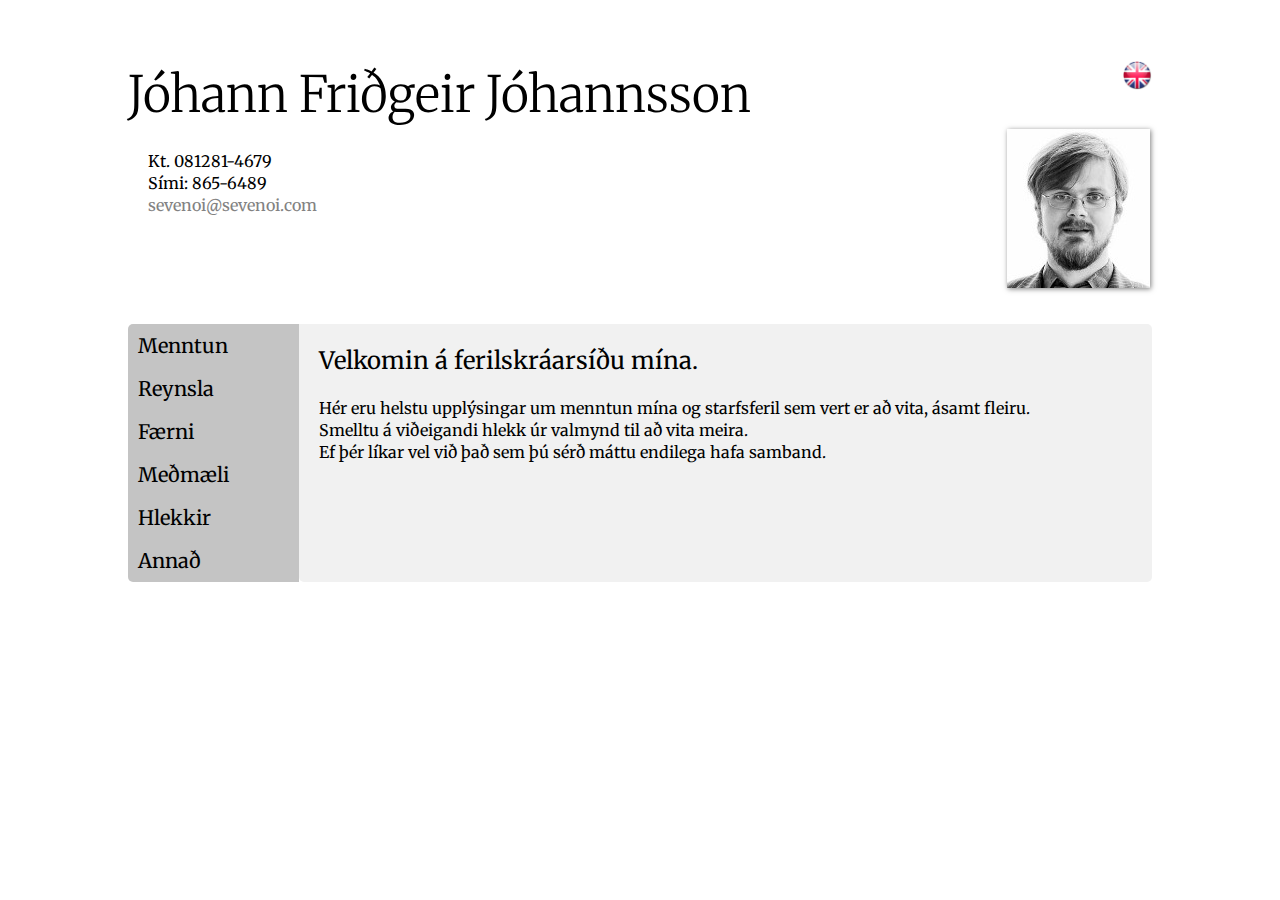
<file: index.html>
<!doctype html>
<html>
<head>
  <meta charset="utf-8">
  <meta name="viewport" content="initial-scale=1.0">
  <title>Jóhann Fr. - CV</title>
  <link href="http://fonts.googleapis.com/css?family=Merriweather:400,700,inherit,400,300" rel="stylesheet" type="text/css">
  <link rel="stylesheet" href="css/standardize.css">
  <link rel="stylesheet" href="css/styles.css">
</head>
<body class="clearfix">
  <h1><a href="index.html">Jóhann Friðgeir Jóhannsson</a></h1>
  <a href="en/" class="lang"><img src="images/uk_flag.png"></a>
  <div class="me clearfix">
    <div class="contactinfo">
      <p>Kt. 081281-4679</p>
      <p>Sími: 865-6489</p>
      <a href="mailto:sevenoi@sevenoi.com">sevenoi@sevenoi.com</a>
    </div>
    <img class="smetti" src="images/smetti-143x159.jpg" data-rimage data-src="images/smetti-143x159.jpg" data-srcat2x="images/smetti-143x159@2x.jpg">
  </div>
  <!-- Navigation buttons -->
  <!-- This is a pointless comment -->
  <div class="nav">
    <a href="menntun.html" id="menntun" class="btn">Menntun</a>
    <a href="reynsla.html" id="starfsreynsla" class="btn">Reynsla</a>
    <a href="faerni.html" id="faerni" class="btn">Færni</a>
    <a href="medmaeli.html" id="medmaeli" class="btn">Meðmæli</a>
    <a href="hlekkir.html" id="hlekkir" class="btn">Hlekkir</a>
    <a href="annad.html" id="annad" class="btn">Annað</a>
  </div>
  <!-- END of Navigation -->
  <div class="content clearfix">
    <h2>Velkomin á ferilskráarsíðu mína.    </h2>
    <p>Hér eru helstu upplýsingar um menntun mína og starfsferil sem vert er að vita, ásamt fleiru.<br>Smelltu á viðeigandi hlekk úr valmynd til að vita meira.<br>Ef þér líkar vel við það sem þú sérð máttu endilega hafa samband.</p>
  </div>
  
  <script src="http://code.jquery.com/jquery-1.11.0.min.js"></script>
  <script src="js/rimages.js"></script>
  <script src="js/mine.js"></script>
</body>
</html>
</file>
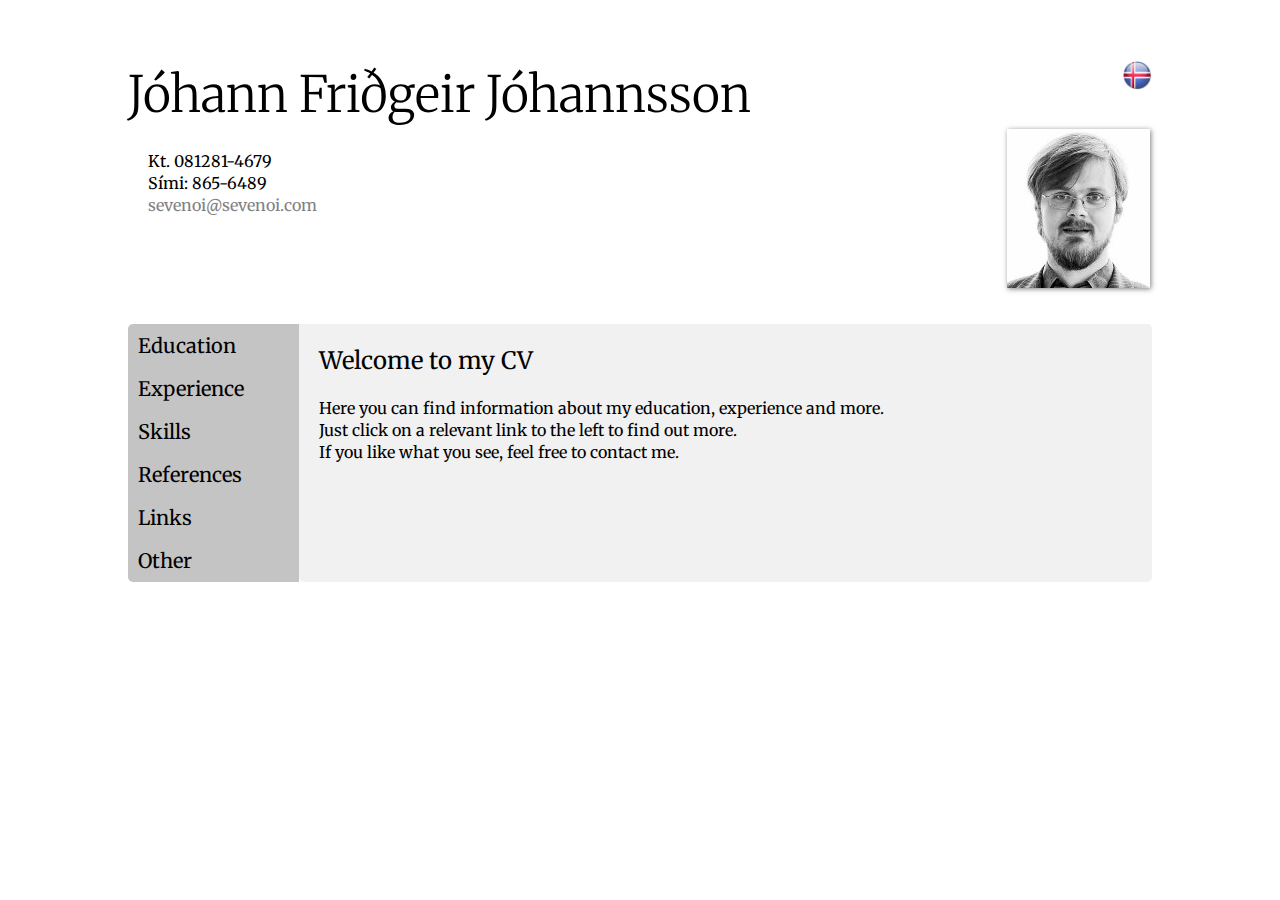
<file: en/index.html>
<!doctype html>
<html>
<head>
  <meta charset="utf-8">
  <meta name="viewport" content="initial-scale=1.0">
  <title>Jóhann Fr. Jóhannsson</title>
  <link href="http://fonts.googleapis.com/css?family=Merriweather:400,900,inherit,400,300" rel="stylesheet" type="text/css">
  <link rel="stylesheet" href="../css/standardize.css">
  <link rel="stylesheet" href="../css/styles.css">
</head>
<body class="clearfix">
  <h1><a href="index.html">Jóhann Friðgeir Jóhannsson</a></h1>
  <a href="../" class="lang"><img src="../images/is_flag.png"></a>
  <div class="me clearfix">
    <div class="contactinfo">
      <p>Kt. 081281-4679</p>
      <p>Sími: 865-6489</p>
      <a href="mailto:sevenoi@sevenoi.com">sevenoi@sevenoi.com</a>
    </div>
    <img class="smetti" src="../images/smetti-143x159.jpg" data-rimage data-src="../images/smetti-143x159.jpg" data-srcat2x="../images/smetti-143x159@2x.jpg">
  </div>
  <!-- Navigation buttons -->
  <div class="nav">
    <a href="menntun.html" id="menntun" class="btn">Education</a>
    <a href="reynsla.html" id="starfsreynsla" class="btn">Experience</a>
    <a href="faerni.html" id="faerni" class="btn">Skills</a>
    <a href="medmaeli.html" id="medmaeli" class="btn">References</a>
    <a href="hlekkir.html" id="hlekkir" class="btn">Links</a>
    <a href="annad.html" id="annad" class="btn">Other</a>
  </div>
  <!-- END of Navigation -->
  <div class="content clearfix">
    <h2>Welcome to my CV</h2>
    <p>Here you can find information about my education, experience and more.
    <br>Just click on a relevant link <em id="lefttext">to the left</em><em id="abovetext">above</em> to find out more.
    <br>If you like what you see, feel free to contact me.</p>
  </div>

  <script src="http://code.jquery.com/jquery-1.11.0.min.js"></script>
  <script src="../js/rimages.js"></script>
  <script src="../js/mine.js"></script>
</body>
</html>
</file>
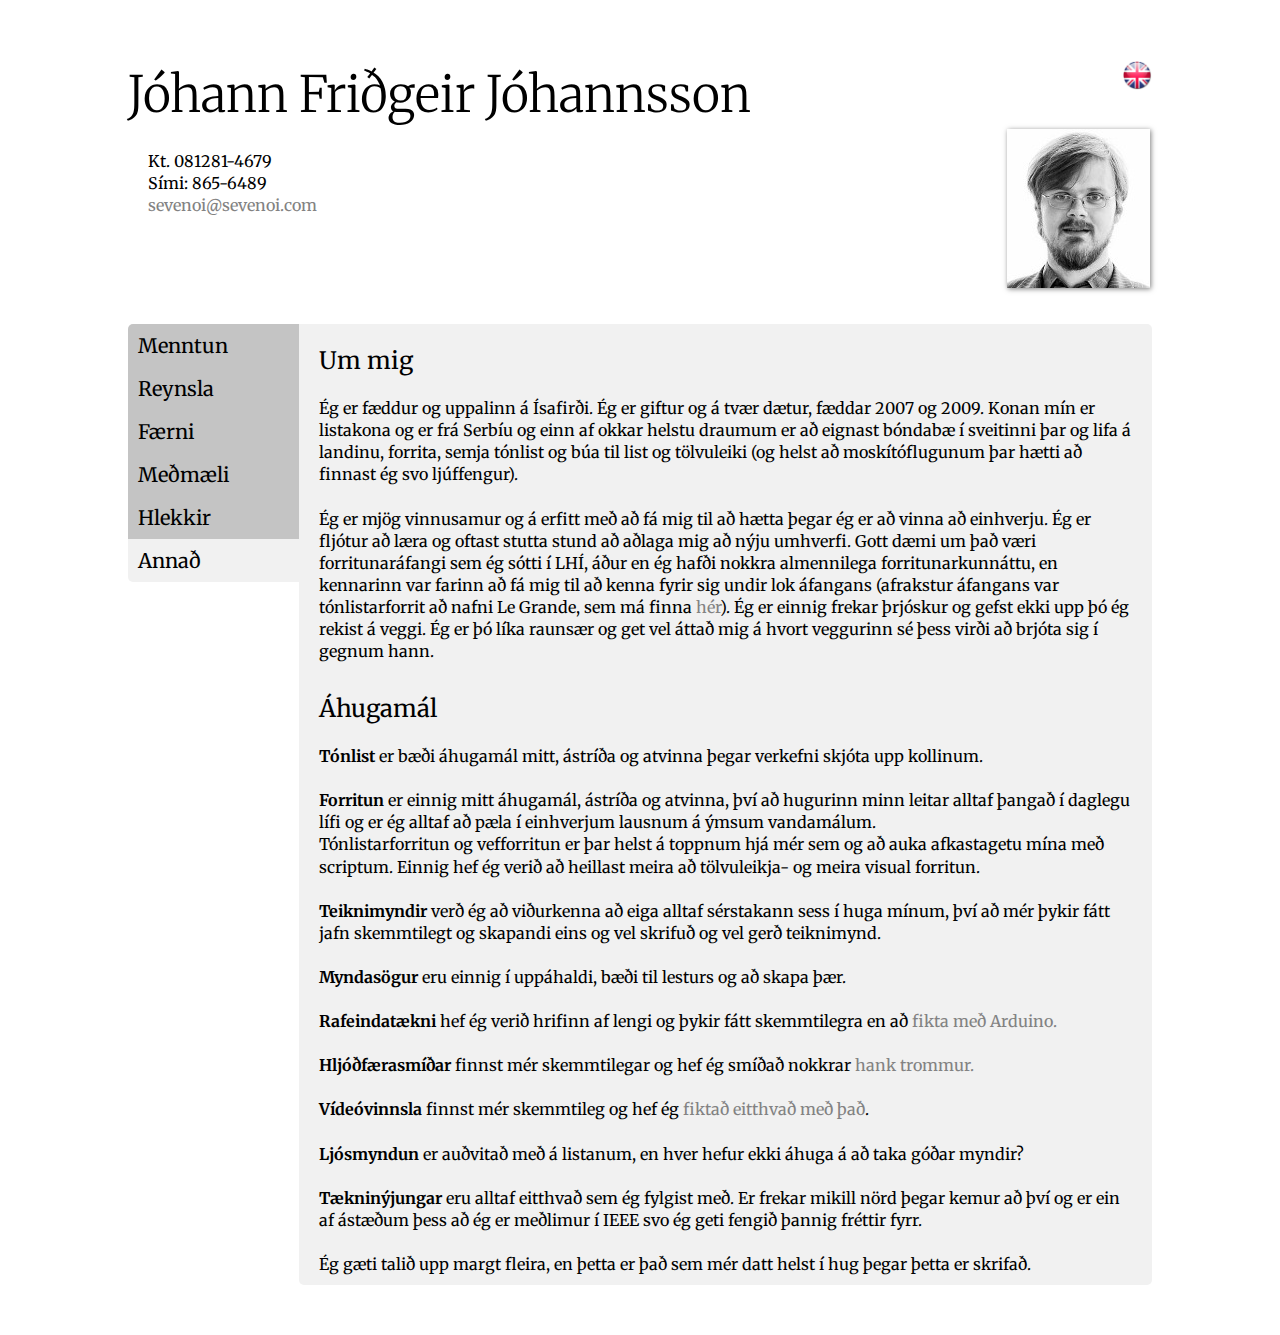
<file: annad.html>
<!doctype html>
<html>
<head>
  <meta charset="utf-8">
  <meta name="viewport" content="initial-scale=1.0">
  <title>Jóhann Fr. - Annað</title>
  <link href="http://fonts.googleapis.com/css?family=Merriweather:400,900,inherit,400,300" rel="stylesheet" type="text/css">
  <link rel="stylesheet" href="css/standardize.css">
  <link rel="stylesheet" href="css/styles.css">
</head>
<body class="clearfix">
  <h1><a href="index.html">Jóhann Friðgeir Jóhannsson</a></h1>
  <a href="en/" class="lang"><img src="images/uk_flag.png"></a>
  <div class="me clearfix">
    <div class="contactinfo">
      <p>Kt. 081281-4679</p>
      <p>Sími: 865-6489</p>
      <a href="mailto:sevenoi@sevenoi.com">sevenoi@sevenoi.com</a>
    </div>
    <img class="smetti" src="images/smetti-143x159.jpg" data-rimage data-src="images/smetti-143x159.jpg" data-srcat2x="images/smetti-143x159@2x.jpg">
  </div>
  <!-- Navigation buttons -->
  <div class="nav">
    <a href="menntun.html" id="menntun" class="btn">Menntun</a>
    <a href="reynsla.html" id="starfsreynsla" class="btn">Reynsla</a>
    <a href="faerni.html" id="faerni" class="btn">Færni</a>
    <a href="medmaeli.html" id="medmaeli" class="btn">Meðmæli</a>
    <a href="hlekkir.html" id="hlekkir" class="btn">Hlekkir</a>
    <a href="annad.html" id="annad" class="btn active">Annað</a>
  </div>
  <!-- END of Navigation -->
  <div class="content clearfix">
    <h2>Um mig</h2>
    <p>
      Ég er fæddur og uppalinn á Ísafirði. Ég er giftur og á tvær dætur, fæddar 2007 og 2009. Konan mín er listakona og er frá Serbíu og einn af okkar helstu draumum er að eignast bóndabæ í sveitinni þar og lifa á landinu, forrita, semja tónlist og búa til list og tölvuleiki (og helst að moskítóflugunum þar hætti að finnast ég svo ljúffengur).<br>
      <br>
      Ég er mjög vinnusamur og á erfitt með að fá mig til að hætta þegar ég er að vinna að einhverju. Ég er fljótur að læra og oftast stutta stund að aðlaga mig að nýju umhverfi. Gott dæmi um það væri forritunaráfangi sem ég sótti í LHÍ, áður en ég hafði nokkra almennilega forritunarkunnáttu, en kennarinn var farinn að fá mig til að kenna fyrir sig undir lok áfangans (afrakstur áfangans var tónlistarforrit að nafni Le Grande, sem má finna <a href="http://www.sevenoi.com/?page_id=82">hér</a>).
      Ég er einnig frekar þrjóskur og gefst ekki upp þó ég rekist á veggi. Ég er þó líka raunsær og get vel áttað mig á hvort veggurinn sé þess virði að brjóta sig í gegnum hann.<br>
    </p>
    <h2>Áhugamál</h2>
    <p>
      <strong>Tónlist</strong> er bæði áhugamál mitt, ástríða og atvinna þegar verkefni skjóta upp kollinum.<br>
      <br>
      <strong>Forritun</strong> er einnig mitt áhugamál, ástríða og atvinna, því að hugurinn minn leitar alltaf þangað í daglegu lífi og er ég alltaf að pæla í einhverjum lausnum á ýmsum vandamálum.<br>Tónlistarforritun og vefforritun er þar helst á toppnum hjá mér sem og að auka afkastagetu mína með scriptum. Einnig hef ég verið að heillast meira að tölvuleikja- og meira visual forritun.&nbsp;<br>
      <br>
      <strong>Teiknimyndir</strong> verð ég að viðurkenna að eiga alltaf sérstakann sess í huga mínum, því að mér þykir fátt jafn skemmtilegt og skapandi eins og vel skrifuð og vel gerð teiknimynd.<br>
      <br>
      <strong>Myndasögur</strong> eru einnig í uppáhaldi, bæði til lesturs og að skapa þær.<br>
      <br>
      <strong>Rafeindatækni</strong> hef ég verið hrifinn af lengi og þykir fátt skemmtilegra en að <a href="https://www.youtube.com/watch?v=MbYsPigF2bg&amp;list=UU8WdfliuaNW7_gK1VWxvxHQ">fikta með Arduino.</a><br>
      <br>
      <strong>Hljóðfærasmíðar</strong> finnst mér skemmtilegar og hef ég smíðað nokkrar <a href="https://vimeo.com/946959">hank trommur.</a><br>
      <br>
      <strong>Vídeóvinnsla</strong> finnst mér skemmtileg og hef ég <a href="https://vimeo.com/sevenoi/videos">fiktað eitthvað með það</a>.<br>
      <br>
      <strong>Ljósmyndun</strong> er auðvitað með á listanum, en hver hefur ekki áhuga á að taka góðar myndir?<br>
      <br>
      <strong>Tækninýjungar</strong> eru alltaf eitthvað sem ég fylgist með. Er frekar mikill nörd þegar kemur að því og er ein af ástæðum þess að ég er meðlimur í IEEE svo ég geti fengið þannig fréttir fyrr.<br><br>Ég gæti talið upp margt fleira, en þetta er það sem mér datt helst í hug þegar þetta er skrifað.<br>
    </p>
  </div>
  
  <script src="http://code.jquery.com/jquery-1.11.0.min.js"></script>
  <script src="js/rimages.js"></script>
  <script src="js/mine.js"></script>
</body>
</html>
</file>
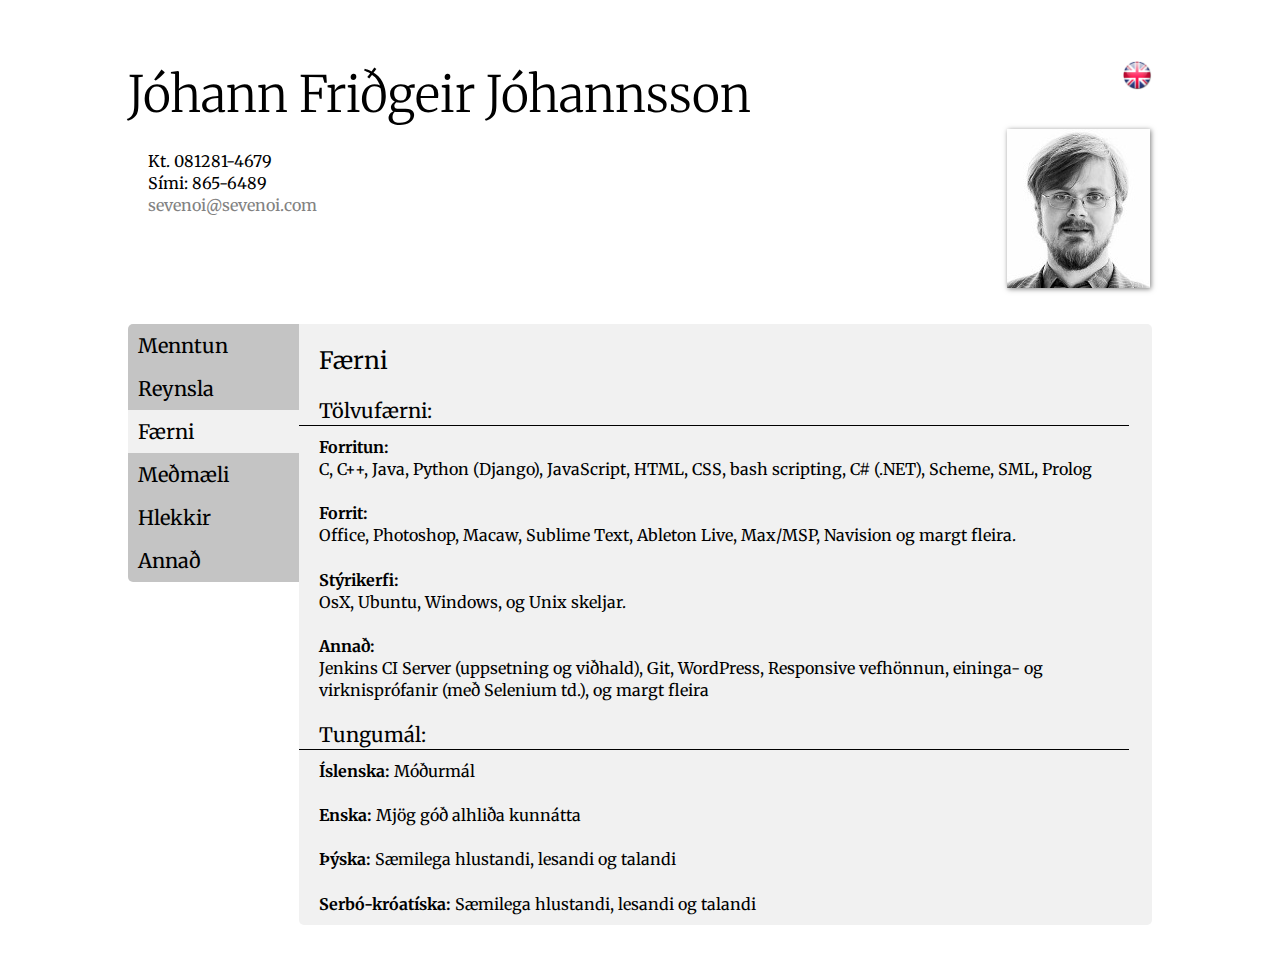
<file: faerni.html>
<!doctype html>
<html>
<head>
  <meta charset="utf-8">
  <meta name="viewport" content="initial-scale=1.0">
  <title>Jóhann Fr. - Færni</title>
  <link href="http://fonts.googleapis.com/css?family=Merriweather:400,inherit,700,400,300" rel="stylesheet" type="text/css">
  <link rel="stylesheet" href="css/standardize.css">
  <link rel="stylesheet" href="css/styles.css">
</head>
<body class="clearfix">
  <h1><a href="index.html">Jóhann Friðgeir Jóhannsson</a></h1>
  <a href="en/" class="lang"><img src="images/uk_flag.png"></a>
  <div class="me clearfix">
    <div class="contactinfo">
      <p>Kt. 081281-4679</p>
      <p>Sími: 865-6489</p>
      <a href="mailto:sevenoi@sevenoi.com">sevenoi@sevenoi.com</a>
    </div>
    <img class="smetti" src="images/smetti-143x159.jpg" data-rimage data-src="images/smetti-143x159.jpg" data-srcat2x="images/smetti-143x159@2x.jpg">
  </div>
  <!-- Navigation buttons -->
  <div class="nav">
    <a href="menntun.html" id="menntun" class="btn">Menntun</a>
    <a href="reynsla.html" id="starfsreynsla" class="btn">Reynsla</a>
    <a href="faerni.html" id="faerni" class="btn active">Færni</a>
    <a href="medmaeli.html" id="medmaeli" class="btn">Meðmæli</a>
    <a href="hlekkir.html" id="hlekkir" class="btn">Hlekkir</a>
    <a href="annad.html" id="annad" class="btn">Annað</a>
  </div>
  <!-- END of Navigation -->
  <div class="content clearfix">
    <h2>Færni</h2>
    <h3>Tölvufærni:</h3>
    <p>
      <strong>Forritun:</strong><br>
      C, C++, Java, Python (Django), JavaScript, HTML, CSS, bash scripting, C# (.NET), Scheme, SML, Prolog<br><br>
      <strong>Forrit:</strong><br>Office, Photoshop, Macaw, Sublime Text, Ableton Live, Max/MSP, Navision og margt fleira.<br><br>
      <strong>Stýrikerfi:</strong><br>OsX, Ubuntu, Windows, og Unix skeljar.<br><br>
      <strong>Annað:</strong><br>Jenkins CI Server (uppsetning og viðhald), Git, WordPress, Responsive vefhönnun, eininga- og virknisprófanir (með Selenium td.), og margt fleira
    </p>
    <h3>Tungumál:</h3>
    <p>
      <strong>Íslenska:</strong> Móðurmál<br><br>
      <strong>Enska:</strong> Mjög góð alhliða kunnátta<br><br>
      <strong>Þýska:</strong> Sæmilega hlustandi, lesandi og talandi<br><br>
      <strong>Serbó-króatíska:</strong> Sæmilega hlustandi, lesandi og talandi</p>
  </div>
  
  <script src="http://code.jquery.com/jquery-1.11.0.min.js"></script>
  <script src="js/rimages.js"></script>
  <script src="js/mine.js"></script>
</body>
</html>
</file>
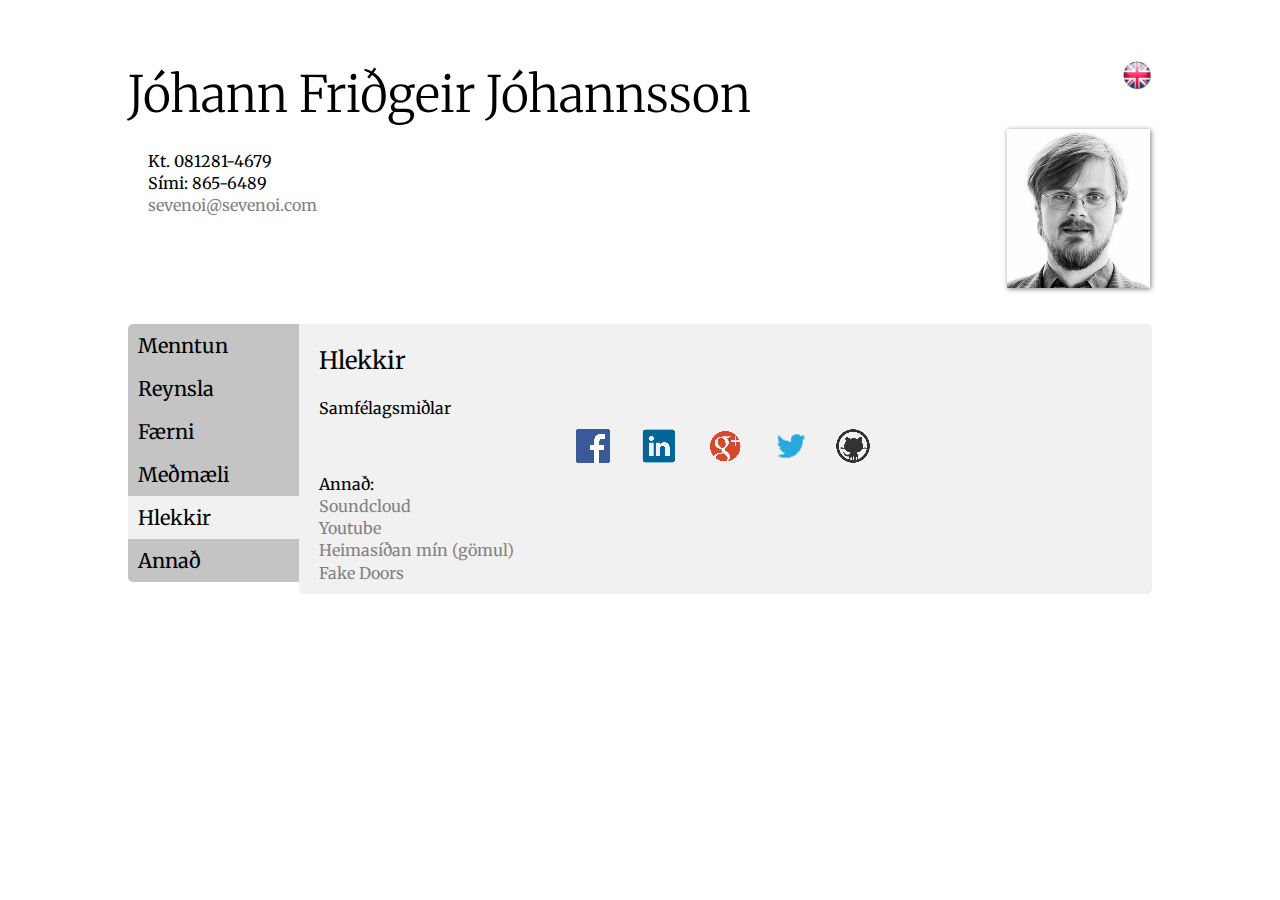
<file: hlekkir.html>
<!doctype html>
<html>
<head>
  <meta charset="utf-8">
  <meta name="viewport" content="initial-scale=1.0">
  <title>Jóhann Fr. - Hlekkir</title>
  <link href="http://fonts.googleapis.com/css?family=Merriweather:400,700,inherit,400,300" rel="stylesheet" type="text/css">
  <link rel="stylesheet" href="css/standardize.css">
  <link rel="stylesheet" href="css/styles.css">
</head>
<body class="clearfix">
  <h1><a href="index.html">Jóhann Friðgeir Jóhannsson</a></h1>
  <a href="en/" class="lang"><img src="images/uk_flag.png"></a>
  <div class="me clearfix">
    <div class="contactinfo">
      <p>Kt. 081281-4679</p>
      <p>Sími: 865-6489</p>
      <a href="mailto:sevenoi@sevenoi.com">sevenoi@sevenoi.com</a>
    </div>
    <img class="smetti" src="images/smetti-143x159.jpg" data-rimage data-src="images/smetti-143x159.jpg" data-srcat2x="images/smetti-143x159@2x.jpg">
  </div>
  <!-- Navigation buttons -->
  <div class="nav">
    <a href="menntun.html" id="menntun" class="btn">Menntun</a>
    <a href="reynsla.html" id="starfsreynsla" class="btn">Reynsla</a>
    <a href="faerni.html" id="faerni" class="btn">Færni</a>
    <a href="medmaeli.html" id="medmaeli" class="btn">Meðmæli</a>
    <a href="hlekkir.html" id="hlekkir" class="btn active">Hlekkir</a>
    <a href="annad.html" id="annad" class="btn">Annað</a>
  </div>
  <!-- END of Navigation -->
  <div class="content clearfix">
    <h2>Hlekkir</h2>
    <p>Samfélagsmiðlar</p>
    <div class="social clearfix">
      <img class="fb_icon" src="images/fb_icon_325x325-34x34.png" data-rimage data-src="images/fb_icon_325x325-34x34.png" data-srcat2x="images/fb_icon_325x325-34x34@2x.png">
      <a href="http://www.facebook.com/joifr" class="fb_link"></a>
      
      <img class="linkedin_icon" src="images/linkedin_icon_600x600-34x34.png" data-rimage data-src="images/linkedin_icon_600x600-34x34.png" data-srcat2x="images/linkedin_icon_600x600-34x34@2x.png">
      <a href="https://www.linkedin.com/profile/view?id=41210046" class="linkedin_link"></a>
      
      <img class="gplus_icon" src="images/googleplus_icon_256x256-34x34.png" data-rimage data-src="images/googleplus_icon_256x256-34x34.png" data-srcat2x="images/googleplus_icon_256x256-34x34@2x.png">
      <a href="https://plus.google.com/+J%C3%B3hannFrJ%C3%B3hannsson" class="gplus_link"></a>
      
      <img class="twitter_icon" src="images/twitter_icon_518x518-32x32.png" data-rimage data-src="images/twitter_icon_518x518-32x32.png" data-srcat2x="images/twitter_icon_518x518-32x32@2x.png">
      <a href="https://twitter.com/7oi" class="twitter_link"></a>
      
      <img class="github_icon" src="images/github_icon_256x256-34x34.png" data-rimage data-src="images/github_icon_256x256-34x34.png" data-srcat2x="images/github_icon_256x256-34x34@2x.png">
      <a href="https://github.com/7oi" class="github_link"></a>
    </div>
    <p>Annað:
      <br>
      <a href="http://soundcloud.com/7oi">Soundcloud</a><br>
      <a href="https://www.youtube.com/user/dextroc/videos">Youtube</a><br>
      <a href="http://www.sevenoi.com">Heimasíðan mín (gömul)</a><br>
      <a href="http://www.fakedoors.com/" class="trigger">Fake Doors <span class="hover_msg">Won't open</span></a>
    </p>
  </div>
  
  <script src="http://code.jquery.com/jquery-1.11.0.min.js"></script>
  <script src="js/rimages.js"></script>
  <script src="js/mine.js"></script>
</body>
</html>
</file>
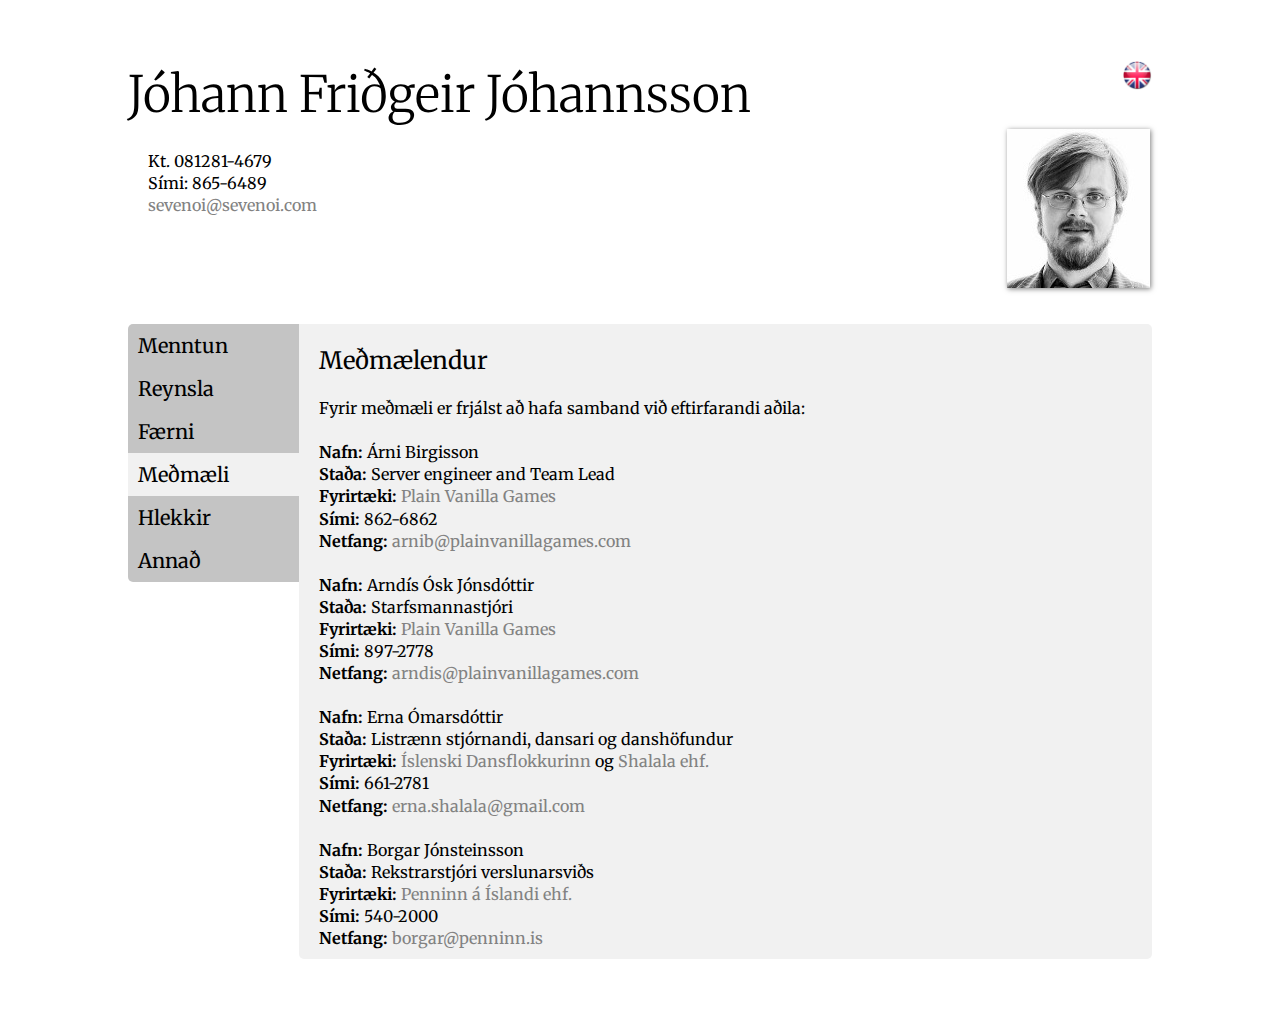
<file: medmaeli.html>
<!doctype html>
<html>
<head>
  <meta charset="utf-8">
  <meta name="viewport" content="initial-scale=1.0">
  <title>Jóhann Fr. - CV</title>
  <link href="http://fonts.googleapis.com/css?family=Merriweather:400,900,inherit,400,300" rel="stylesheet" type="text/css">
  <link rel="stylesheet" href="css/standardize.css">
  <link rel="stylesheet" href="css/styles.css">
</head>
<body class="clearfix">
  <h1><a href="index.html">Jóhann Friðgeir Jóhannsson</a></h1>
  <a href="en/" class="lang"><img src="images/uk_flag.png"></a>
  <div class="me clearfix">
    <div class="contactinfo">
      <p>Kt. 081281-4679</p>
      <p>Sími: 865-6489</p>
      <a href="mailto:sevenoi@sevenoi.com">sevenoi@sevenoi.com</a>
    </div>
    <img class="smetti" src="images/smetti-143x159.jpg" data-rimage data-src="images/smetti-143x159.jpg" data-srcat2x="images/smetti-143x159@2x.jpg">
  </div>
  <!-- Navigation buttons -->
  <div class="nav">
    <a href="menntun.html" id="menntun" class="btn">Menntun</a>
    <a href="reynsla.html" id="starfsreynsla" class="btn">Reynsla</a>
    <a href="faerni.html" id="faerni" class="btn">Færni</a>
    <a href="medmaeli.html" id="medmaeli" class="btn active">Meðmæli</a>
    <a href="hlekkir.html" id="hlekkir" class="btn">Hlekkir</a>
    <a href="annad.html" id="annad" class="btn">Annað</a>
  </div>
  <!-- END of Navigation -->
  <div class="content clearfix">
    <h2>Meðmælendur</h2>
    <p>
      Fyrir meðmæli er frjálst að hafa samband við eftirfarandi aðila:<br>
      <br>
      <strong>Nafn:</strong> Árni Birgisson<br>
      <strong>Staða:</strong> Server engineer and Team Lead<br>
      <strong>Fyrirtæki:</strong> <a href="http://www.quizup.com">Plain Vanilla Games</a><br>
      <strong>Sími:</strong> 862-6862<br>
      <strong>Netfang:</strong> <a href="mailto:arnib@plainvanillagames.com">arnib@plainvanillagames.com</a><br>
      <br>
      <strong>Nafn:</strong> Arndís Ósk Jónsdóttir<br>
      <strong>Staða:</strong> Starfsmannastjóri<br>
      <strong>Fyrirtæki:</strong> <a href="http://www.quizup.com">Plain Vanilla Games</a><br>
      <strong>Sími:</strong> 897-2778<br>
      <strong>Netfang:</strong> <a href="mailto:arndis@plainvanillagames.com">arndis@plainvanillagames.com</a><br>
      <br>
      <strong>Nafn:</strong> Erna Ómarsdóttir<br>
      <strong>Staða:</strong> Listrænn stjórnandi, dansari og danshöfundur<br>
      <strong>Fyrirtæki:</strong> <a href="http://www.id.is">Íslenski Dansflokkurinn</a> og <a href="http://www.ernaomarsdottir.com/">Shalala ehf.</a><br>
      <strong>Sími:</strong> 661-2781<br>
      <strong>Netfang:</strong> <a href="mailto:erna.shalala@gmail.com">erna.shalala@gmail.com</a><br>
      <br>
      <strong>Nafn:</strong> Borgar Jónsteinsson<br>
      <strong>Staða:</strong> Rekstrarstjóri verslunarsviðs<br>
      <strong>Fyrirtæki:</strong> <a href="http://www.penninn.is">Penninn á Íslandi ehf.</a><br>
      <strong>Sími:</strong> 540-2000<br>
      <strong>Netfang:</strong> <a href="mailto:borgar@penninn.is">borgar@penninn.is</a></p>
  </div>
  
  <script src="http://code.jquery.com/jquery-1.11.0.min.js"></script>
  <script src="js/rimages.js"></script>
  <script src="js/mine.js"></script>
</body>
</html>
</file>
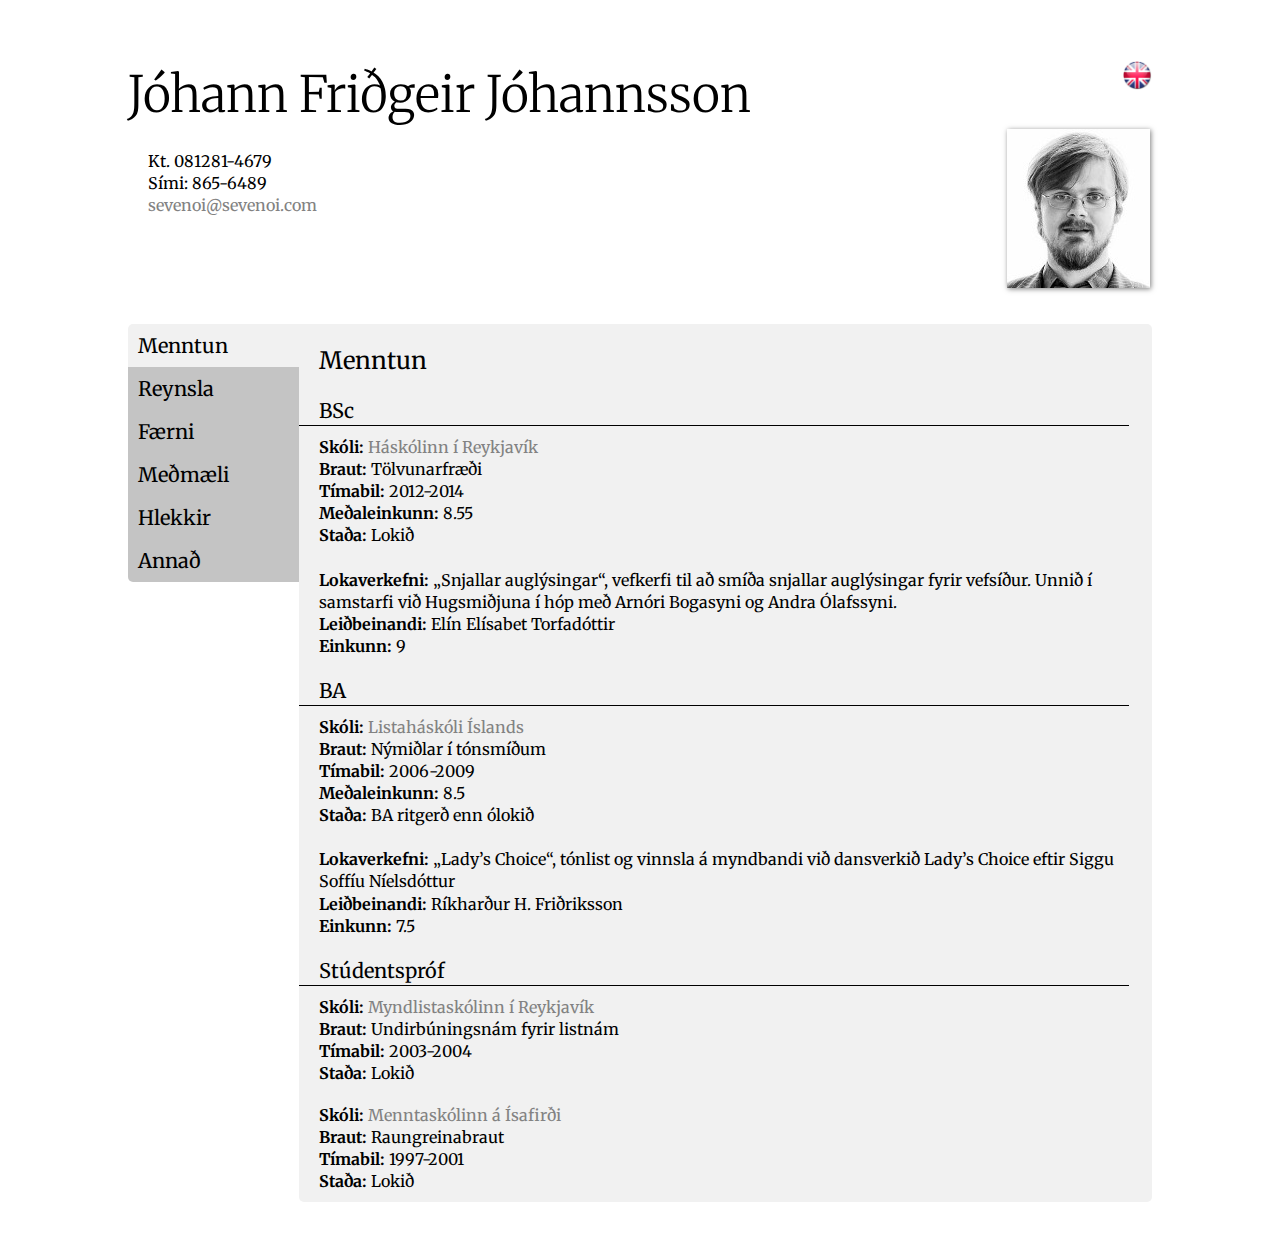
<file: menntun.html>
<!doctype html>
<html>
<head>
  <meta charset="utf-8">
  <meta name="viewport" content="initial-scale=1.0">
  <title>Jóhann Friðgeir Jóhannsson - Menntun</title>
  <link href="http://fonts.googleapis.com/css?family=Merriweather:400,900,inherit,400,300" rel="stylesheet" type="text/css">
  <link rel="stylesheet" href="css/standardize.css">
  <link rel="stylesheet" href="css/styles.css">
</head>
<body class="clearfix">
  <h1><a href="index.html">Jóhann Friðgeir Jóhannsson</a></h1>
  <a href="en/" class="lang"><img src="images/uk_flag.png"></a>
  <div class="me clearfix">
    <div class="contactinfo">
      <p>Kt. 081281-4679</p>
      <p>Sími: 865-6489</p>
      <a href="mailto:sevenoi@sevenoi.com">sevenoi@sevenoi.com</a>
    </div>
    <img class="smetti" src="images/smetti-143x159.jpg" data-rimage data-src="images/smetti-143x159.jpg" data-srcat2x="images/smetti-143x159@2x.jpg">
  </div>
  <!-- Navigation buttons -->
  <div class="nav">
    <a href="menntun.html" id="menntun" class="btn active">Menntun</a>
    <a href="reynsla.html" id="starfsreynsla" class="btn">Reynsla</a>
    <a href="faerni.html" id="faerni" class="btn">Færni</a>
    <a href="medmaeli.html" id="medmaeli" class="btn">Meðmæli</a>
    <a href="hlekkir.html" id="hlekkir" class="btn">Hlekkir</a>
    <a href="annad.html" id="annad" class="btn">Annað</a>
  </div>
  <!-- END of Navigation -->
  <div class="content clearfix">
    <h2>Menntun</h2>
    <h3>BSc</h3>
    <p>
      <strong>Skóli:</strong> <a href="http://www.ru.is">Háskólinn í Reykjavík</a><br>
      <strong>Braut:</strong> Tölvunarfræði<br>
      <strong>Tímabil:</strong> 2012-2014<br>
      <strong>Meðaleinkunn:</strong> 8.55<br>
      <strong>Staða:</strong> Lokið<br>
      <br>
      <strong>Lokaverkefni:</strong> „Snjallar auglýsingar“, vefkerfi til að smíða snjallar auglýsingar fyrir vefsíður. Unnið í samstarfi við Hugsmiðjuna í hóp með Arnóri Bogasyni og Andra Ólafssyni.<br>
      <strong>Leiðbeinandi:</strong> Elín Elísabet Torfadóttir<br>
      <strong>Einkunn:</strong> 9
    </p>
    <h3>BA</h3>
    <p>
      <strong>Skóli:</strong> <a href="http://www.lhi.is">Listaháskóli Íslands</a><br>
      <strong>Braut:</strong> Nýmiðlar í tónsmíðum<br>
      <strong>Tímabil:</strong> 2006-2009<br>
      <strong>Meðaleinkunn:</strong> 8.5<br>
      <strong>Staða:</strong> BA ritgerð enn ólokið<br>
      <br>
      <strong>Lokaverkefni:</strong> „Lady’s Choice“, tónlist og vinnsla á myndbandi við dansverkið Lady’s Choice eftir Siggu Soffíu Níelsdóttur<br>
      <strong>Leiðbeinandi:</strong> Ríkharður H. Friðriksson<br>
      <strong>Einkunn:</strong> 7.5
    </p>
    <h3>Stúdentspróf</h3>
    <p>
      <strong>Skóli:</strong> <a href="http://www.myndlistaskolinn.is/">Myndlistaskólinn í Reykjavík</a><br>
      <strong>Braut:</strong> Undirbúningsnám fyrir listnám<br>
      <strong>Tímabil:</strong> 2003-2004<br>
      <strong>Staða:</strong> Lokið
    </p>
    <p>
      <strong>Skóli:</strong> <a href="http://www.misa.is/">Menntaskólinn á Ísafirði</a><br>
      <strong>Braut:</strong> Raungreinabraut<br>
      <strong>Tímabil:</strong> 1997-2001<br>
      <strong>Staða:</strong> Lokið
    </p>
  </div>
  
  <script src="http://code.jquery.com/jquery-1.11.0.min.js"></script>
  <script src="js/rimages.js"></script>
  <script src="js/mine.js"></script>
</body>
</html>
</file>
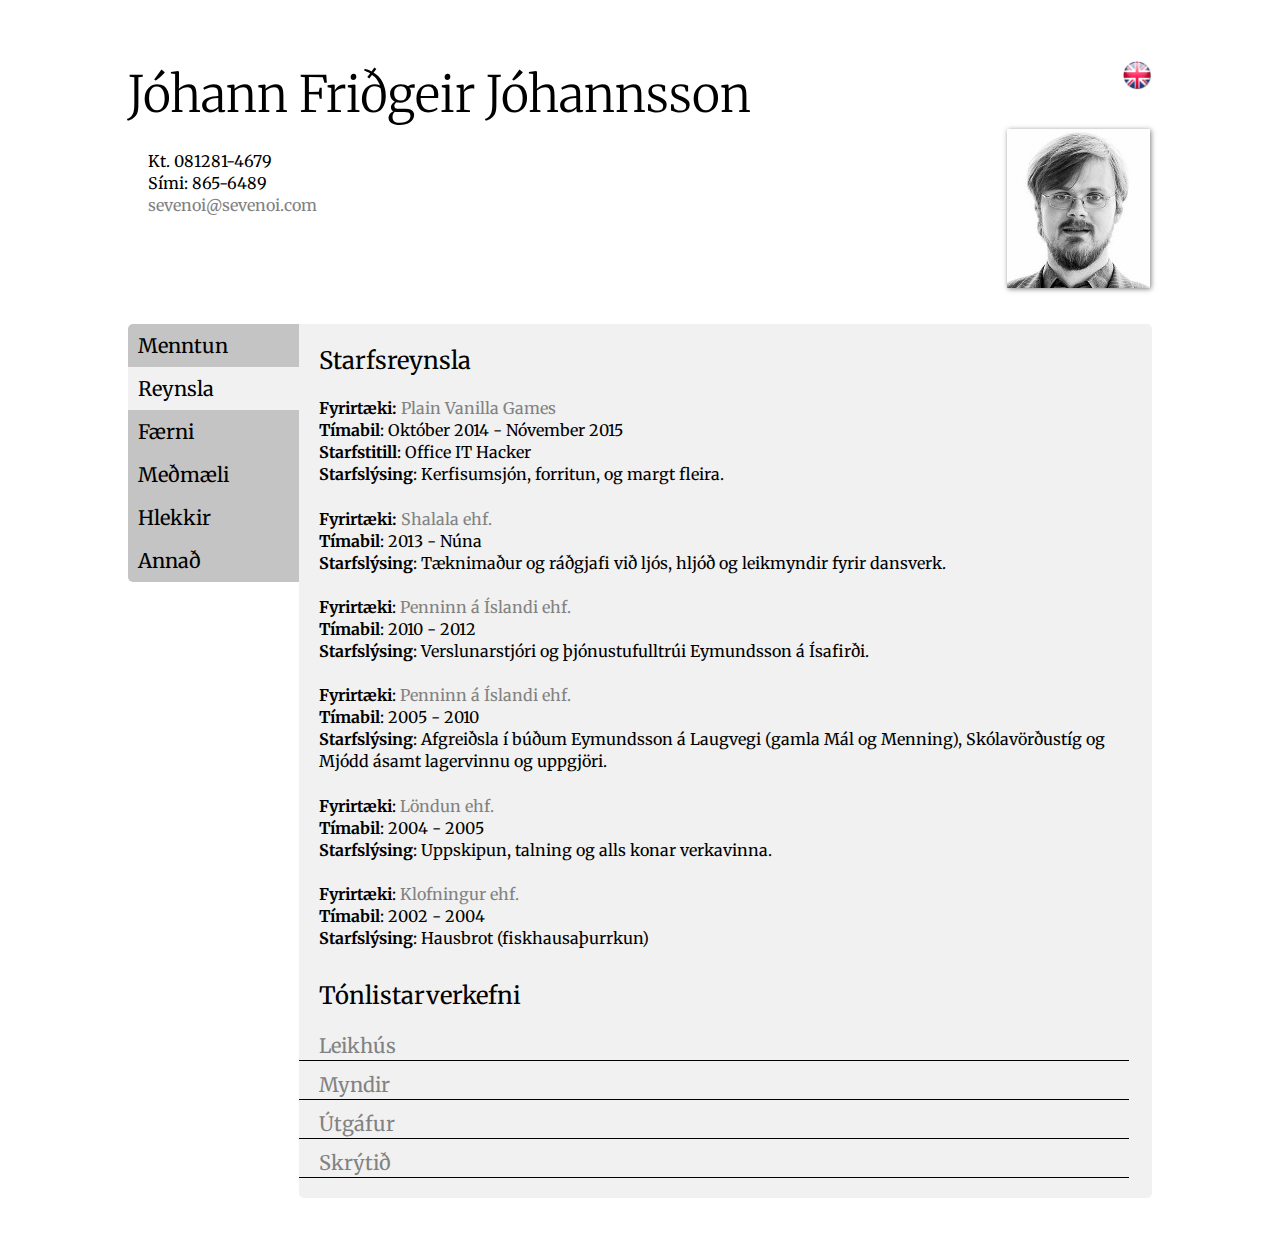
<file: reynsla.html>
<!doctype html>
<html>
<head>
  <meta charset="utf-8">
  <meta name="viewport" content="initial-scale=1.0">
  <title>Jóhann Fr. - Reynsla</title>
  <link href="http://fonts.googleapis.com/css?family=Merriweather:400,inherit,900,400,300" rel="stylesheet" type="text/css">
  <link rel="stylesheet" href="css/standardize.css">
  <link rel="stylesheet" href="css/styles.css">
</head>
<body class="clearfix">
  <h1><a href="index.html">Jóhann Friðgeir Jóhannsson</a></h1>
  <a href="en/" class="lang"><img src="images/uk_flag.png"></a>
  <div class="me clearfix">
    <div class="contactinfo">
      <p>Kt. 081281-4679</p>
      <p>Sími: 865-6489</p>
      <a href="mailto:sevenoi@sevenoi.com">sevenoi@sevenoi.com</a>
    </div>
    <img class="smetti" src="images/smetti-143x159.jpg" data-rimage data-src="images/smetti-143x159.jpg" data-srcat2x="images/smetti-143x159@2x.jpg">
  </div>
  <!-- Navigation buttons -->
  <div class="nav">
    <a href="menntun.html" id="menntun" class="btn">Menntun</a>
    <a href="reynsla.html" id="starfsreynsla" class="btn active">Reynsla</a>
    <a href="faerni.html" id="faerni" class="btn">Færni</a>
    <a href="medmaeli.html" id="medmaeli" class="btn">Meðmæli</a>
    <a href="hlekkir.html" id="hlekkir" class="btn">Hlekkir</a>
    <a href="annad.html" id="annad" class="btn">Annað</a>
  </div>
  <!-- END of Navigation -->
  <div class="content clearfix">
    <h2>Starfsreynsla</h2>
    <p>
      <strong>Fyrirtæki:</strong> <a href="http://www.quizup.com/">Plain Vanilla Games</a><br>
      <strong>Tímabil</strong>: Október 2014 - Nóvember 2015<br>
      <strong>Starfstitill</strong>: Office IT Hacker<br>
      <strong>Starfslýsing</strong>: Kerfisumsjón, forritun, og margt fleira.<br>
      <br>
      <strong>Fyrirtæki:</strong> <a href="http://www.ernaomarsdottir.com/">Shalala ehf.</a><br>
      <strong>Tímabil</strong>: 2013 - Núna<br>
      <strong>Starfslýsing</strong>: Tæknimaður og ráðgjafi við ljós, hljóð og leikmyndir fyrir dansverk.<br>
      <br>
      <strong>Fyrirtæki</strong>: <a href="http://penninn.is">Penninn á Íslandi ehf.</a><br>
      <strong>Tímabil</strong>: 2010 - 2012<br>
      <strong>Starfslýsing</strong>: Verslunarstjóri og þjónustufulltrúi Eymundsson á Ísafirði.<br>
      <br>
      <strong>Fyrirtæki</strong>: <a href="http://penninn.is">Penninn á Íslandi ehf.</a><br>
      <strong>Tímabil</strong>: 2005 - 2010<br>
      <strong>Starfslýsing</strong>: Afgreiðsla í búðum Eymundsson á Laugvegi (gamla Mál og Menning), Skólavörðustíg og Mjódd ásamt lagervinnu og uppgjöri.<br>
      <br>
      <strong>Fyrirtæki</strong>: <a href="http://londun.is">Löndun ehf.</a><br>
      <strong>Tímabil</strong>: 2004 - 2005<br>
      <strong>Starfslýsing</strong>: Uppskipun, talning og alls konar verkavinna.<br>
      <br>
      <strong>Fyrirtæki</strong>: <a href="http://en.ja.is/klofningur-fiskthurrkun/">Klofningur ehf.</a><br>
      <strong>Tímabil</strong>: 2002 - 2004<br>
      <strong>Starfslýsing</strong>: Hausbrot (fiskhausaþurrkun)</p>

      <!-- Music experience goes here below -->
      <h2>Tónlistarverkefni</h2>
      <h3 class="trigger">Leikhús <span class="hover_msg">Smelltu hér</span></h3>
      <p class="expand">
        <strong>Verkefni:</strong> Dr. Faustus í myrku ljósi
        <br>
        <strong>Hvenær:</strong> Mars, 2013
        <br>
        <strong>Hvar:</strong> Reykjavík, Ísland
        <br>
        <strong>Lýsing:</strong> Tónlist fyrir leikrit, leikstýrt af Brynhildi Guðjónsdóttur fyrir Menntaskólinn í Reykjavík. <a href="https://soundcloud.com/7oi/boyanddog">Smelltu hér </a>fyrir sýnidæmi.
        <br>
        <br>
        <strong>Verkefni:</strong> Mamma
        <br>
        <strong>Hvenær:</strong> Ágúst, 2012
        <br>
        <strong>Hvar:</strong> Suðureyri, Ísland
        <br>
        <strong>Lýsing:</strong> Tónlist fyrir dansverk eftir Önnu Sigríði Ólafsdóttur. <a href="https://soundcloud.com/7oi/stakkat">Smelltu hér </a>fyrir sýnidæmi.
        <br>
        <br>
        <strong>Verkefni:</strong> Náströnd - Skáldið á Þröm
        <br>
        <strong>Hvenær:</strong> Mars, 2012
        <br>
        <strong>Hvar:</strong> Suðureyri, Ísland
        <br>
        <strong>Lýsing:</strong> Tónlist fyrir einleik, leikstýrt af Elfari Loga Hannessyni. <a href="https://soundcloud.com/7oi/piano-2-tg-fa">Smelltu hér </a> eða <a href="https://soundcloud.com/7oi/sof-u">hér</a> fyrir sýnidæmi.
        <br>
        <br>  
        <strong>Verkefni:</strong> <a href="http://www.id.is/syning_en/87060">White for Decay</a>
        <br>
        <strong>Hvenær:</strong> Mars, 2011
        <br>
        <strong>Hvar:</strong> Reykjavík, Ísland
        <br>
        <strong>Lýsing:</strong> Tónlist og spiladósasmíð fyrir dansverk eftir Sigríði Soffíu Níelsdóttur fyrir Íslenska Dansflokkinn. <a href="https://www.youtube.com/watch?v=kDN0rIyOKTs">Smelltu hér </a>fyrir myndband með allri tónlistinni (myndbandið sjálft er ekki tengt dansverkinu)
        <br>
        <br>
        <strong>Verkefni:</strong> <a href="http://raggybjarna.wordpress.com/art-pieces/performances/kyrrja/">Kyrrja</a>
        <br>
        <strong>Hvenær:</strong> Maí, 2010
        <br>
        <strong>Hvar:</strong> Reykjavík, Iceland
        <br>
        <strong>Lýsing:</strong> Tónlist fyrir dansverk eftir Ragnheiði Bjarnarson.
        <br>
        <br>
        <strong>Verkefni:</strong> <a href="http://siggasoffia.wordpress.com/colorblind/">Colorblind</a>
        <br>
        <strong>Hvenær:</strong> Júní, 2010
        <br>
        <strong>Hvar:</strong> Katowice, Pólland
        <br>
        <strong>Lýsing:</strong> Tónlist fyrir dansverk eftir Sigríði Soffíu Níelsdóttur fyrir Silesian Dance Theater í Póllandi. <a href="https://www.youtube.com/watch?v=IdxXSe9NIVE">Smelltu hér </a>fyrir sýnidæmi af tónlistinni undir ótengdu vídjói eftir mig.
        <br>
        <br>
        <strong>Verkefni:</strong> <a href="http://siggasoffia.wordpress.com/lady%C2%B4s-choice/">Lady's Choice</a>
        <br>
        <strong>Hvenær:</strong> Febrúar, 2009
        <br>
        <strong>Hvar:</strong> Reykjavík, Ísland
        <br>
        <strong>Lýsing:</strong> Tónlist fyrir dansverk eftir Sigríði Soffíu Níelsdóttur. <a href="https://soundcloud.com/7oi/dansidans">Smelltu hér </a>fyrir lag úr verkinu.
        <br>
        <br>
        <strong>Verkefni:</strong> Kirsuberjagarðurinn
        <br>
        <strong>Hvenær:</strong> Desember, 2008
        <br>
        <strong>Hvar:</strong> Reykjavík, Ísland
        <br>
        <strong>Lýsing:</strong> Tónlist fyrir leikrit leikstýrt af Daniel Rylander fyrir Stúdentaleikhús Listaháskóla Íslands. <a href="https://soundcloud.com/7oi/cherry-orchard">Smelltu hér </a>fyrir sýnidæmi af tónlistinni.
        <br>
        <br>
        <strong>Verkefni:</strong> <a href="http://www.linnealindh.com/huntmedown.html">Hunt me down</a>
        <br>
        <strong>Hvenær:</strong> Júní, 2008
        <br>
        <strong>Hvar:</strong> Kaupmannahöfn, Danmðrk
        <br>
        <strong>Lýsing:</strong> Tónlist fyrir dansverk eftir Linnea Lindh. Tónlistin var einnig notuð í <a href="http://www.linnealindh.com/huntv2.html"> myndband byggt á dansverkinu.</a>
        <br>
        <br>
        <strong>Verkefni:</strong> Skugga Sveinn
        <br>
        <strong>Hvenær:</strong> Nóvember, 2007
        <br>
        <strong>Hvar:</strong> Ísafjörður, Ísland
        <br>
        <strong>Lýsing:</strong> Tónlist fyrir leikrit
        <br>
        <br>
        <strong>Verkefni:</strong> <a href="http://www.id.is/syning/82827">To each his own</a>
        <br>
        <strong>Hvenær:</strong> Haust, 2006
        <br>
        <strong>Hvar:</strong> Reykjavík, Ísland
        <br>
        <strong>Lýsing:</strong> Tónlist, samin ásamt Valdimar Jóhannssyni, fyrir dansverk eftir Vaðal fyrir Íslenska Dansflokkinn.
        <br>
        <br>
        <strong>Verkefni:</strong> <a href="">Flest um fátt</a>
        <br>
        <strong>Hvenær:</strong> Apríl, 2006
        <br>
        <strong>Hvar:</strong> Reykjavík, Ísland
        <br>
        <strong>Lýsing:</strong> Tónlist, samin ásamt Valdimar Jóhannssyni, fyrir dansverk eftir Valgerði Rúnarsdóttur and Aðalheiði Halldórsdóttur
        <br>
        <br>
        <strong>Verkefni:</strong> Bróðir minn Ljónshjarta
        <br>
        <strong>Hvenær:</strong> Júlí, 2004
        <br>
        <strong>Hvar:</strong> Suðureyri, Ísland
        <br>
        <strong>Lýsing:</strong> Tónlist fyrir leikrit
        <br>
        <br>
      </p>
      <h3 class="trigger">Myndir <span class="hover_msg">Smelltu hér</span></h3>
      <p class="expand">
        <strong>Verkefni:</strong> Salt
        <br>
        <strong>Hvenær:</strong> September, 2014
        <br>
        <strong>Lýsing:</strong> Tónlist fyrir hryllings stuttmynd framleidda af Glámu kvikmyndafélagi.
        <br><br>
        <strong>Verkefni:</strong> <a href="https://www.reelhouse.org/stonekeyfilms/dyrafjordur">Dýrafjörður</a>
        <br>
        <strong>Hvenær:</strong> Febrúar, 2014
        <br>
        <strong>Lýsing:</strong> Tónlist fyrir heimildamynd í fullri lengd leikstýrt af Philip Carrel
        <br><br>
        <strong>Verkefni:</strong> <a href="https://www.youtube.com/watch?v=qkZFT7atWu8">Requiem</a>
        <br>
        <strong>Hvenær:</strong> Ágúst, 2013
        <br>
        <strong>Lýsing:</strong> Tónlist fyrir stutta dansmynd eftir Sigríði Soffíu Níelsdóttur og Marínó Thorlacius
        <br><br>
        <strong>Verkefni:</strong> Kuml
        <br>
        <strong>Hvenær:</strong> Maí, 2013
        <br>
        <strong>Lýsing:</strong> Tónlist fyrir hryllings stuttmynd framleidda af Glámu kvikmyndafélagi.
        <br><br>
        <strong>Verkefni:</strong> <a href="http://www.linnealindh.com/folded.html">Folded</a>
        <br>
        <strong>Hvenær:</strong> Nóvember, 2011
        <br>
        <strong>Lýsing:</strong> Tónlist fyrir stutta dansmynd eftir Linnea Lindh fyrir sýningu í Gallery Detroit, Stokkhólmi.
        <br><br>
        <strong>Verkefni:</strong> Lady's Choice
        <br>
        <strong>Hvenær:</strong> Maí, 2009
        <br>
        <strong>Hvar:</strong> Reykjavík, Ísland
        <br>
        <strong>Lýsing:</strong> Tónlist og myndvinnsla fyrir upptökur af dansverkinu „Lady's Choice“ eftir Sigríði Soffíu Níelsdóttur.
        <br>
        <br>
        <strong>Verkefni:</strong> Krossgötur
        <br>
        <strong>Hvenær:</strong> Maí, 2008
        <br>
        <strong>Hvar:</strong> Reykjavík, Ísland
        <br>
        <strong>Lýsing:</strong> Tónlist fyrir mynd leikstýrt af Ragnari Bragasyni fyrir Stúdentaleikhús Listaháskóla Íslands
        <br>
        <br>
        <strong>Verkefni:</strong> <a href="http://siggasoffia.wordpress.com/uniform-sierradanceshortfilm/">Uniform Sierra</a>
        <br>
        <strong>Hvenær:</strong> Maí, 2008
        <br>
        <strong>Hvar:</strong> Reykjavík, Ísland
        <br>
        <strong>Lýsing:</strong> Tónlist fyrir stutta dansmynd eftir Sigríði Soffíu Níelsdóttur
        <br>
        <br>
        <strong>Verkefni:</strong> Irresistible fetus
        <br>
        <strong>Hvenær:</strong> Maí, 2008
        <br>
        <strong>Hvar:</strong> Reykjavík, Ísland
        <br>
        <strong>Lýsing:</strong> Tónlist fyrir stutta dansmynd eftir Ragnheiði Bjarnason
        <br>
        <br>
        <strong>Verkefni:</strong> Óshlíð
        <br>
        <strong>Hvenær:</strong> Mars, 2008
        <br>
        <strong>Hvar:</strong> Reykjavík, Ísland
        <br>
        <strong>Lýsing:</strong> Tónlist fyrir hryllings/heimildarstuttmynd
        <br>
        <br>
      </p>
      <h3 class="trigger">Útgáfur <span class="hover_msg">Smelltu hér</span></h3>
      <p class="expand">
        <strong>Verkefni:</strong> <a href="https://soundcloud.com/7oi/sets/stories-of-meanwhile">Stories of Meanwhile</a>
        <br>
        <strong>Hvenær:</strong> 2010
        <br>
        <strong>Hvar:</strong> Ísafjörður, Ísland
        <br>
        <strong>Lýsing:</strong> Hljómplata búin til undir listamannsnafninu <a href="https://soundcloud.com/7oi/">7oi</a>
        <br>
        <br>
        <strong>Verkefni:</strong> <a href="http://falkworld.bandcamp.com/album/falk03-itemhlj-veinan">Itemhljóð og Veinan</a>
        <br>
        <strong>Hvenær:</strong> 2009
        <br>
        <strong>Hvar:</strong> Reykjavík, Ísland
        <br>
        <strong>Lýsing:</strong> Upptökur og hljóðblöndun af plötu fyrir AMFJ, gefið út á segulbandi og stafrænt.
        <br>
        <br>
        <strong>Verkefni:</strong> <a href="http://www.sevenoi.com/?page_id=9">Don't Push The Rocks In My Face</a>
        <br>
        <strong>Hvenær:</strong> 2009
        <br>
        <strong>Hvar:</strong> Reykjavík, Ísland
        <br>
        <strong>Lýsing:</strong> Hljómplata búin til undir listamannsnafninu <a href="https://soundcloud.com/7oi/">7oi</a>
        <br>
        <br>
        <strong>Verkefni:</strong> <a href="http://www.sevenoi.com/?page_id=9">Lost Under A Pile</a>
        <br>
        <strong>Hvenær:</strong> 2007
        <br>
        <strong>Hvar:</strong> Ísafjörður, Ísland
        <br>
        <strong>Lýsing:</strong> Hljómplata búin til undir listamannsnafninu <a href="https://soundcloud.com/7oi/">7oi</a>
        <br>
        <br>
        <strong>Verkefni:</strong> <a href="http://www.sevenoi.com/?page_id=9">Þið eruð ekki að taka mig nógu bókstaflega</a>
        <br>
        <strong>Hvenær:</strong> 2003
        <br>
        <strong>Hvar:</strong> Reykjavík, Ísland
        <br>
        <strong>Lýsing:</strong> Hljómplata búin til undir listamannsnafninu <a href="https://soundcloud.com/7oi/">7oi</a>
        <br>
        <br>
        <strong>Verkefni:</strong> <a href="http://www.sevenoi.com/?page_id=9">Allt virðist svo smátt séð héðan frá</a>
        <br>
        <strong>Hvenær:</strong> 2002
        <br>
        <strong>Hvar:</strong> Ísafjörður, Ísland
        <br>
        <strong>Lýsing:</strong> Hljómplata búin til undir listamannsnafninu <a href="https://soundcloud.com/7oi/">7oi</a>
        <br>
        <br>
        <strong>Verkefni:</strong> <a href="http://www.sevenoi.com/?page_id=9">Síngur</a>
        <br>
        <strong>Hvenær:</strong> 2001
        <br>
        <strong>Hvar:</strong> Ísafjörður, Ísland
        <br>
        <strong>Lýsing:</strong> Hljómplata búin til undir listamannsnafninu <a href="https://soundcloud.com/7oi/">7oi</a>
        <br>
        <br>
        <strong>Verkefni:</strong> <a href="http://www.sevenoi.com/?page_id=9">0</a>
        <br>
        <strong>Hvenær:</strong> 2000
        <br>
        <strong>Hvar:</strong> Ísafjörður, Ísland
        <br>
        <strong>Lýsing:</strong> Hljómplata búin til undir listamannsnafninu <a href="https://soundcloud.com/7oi/">7oi</a>
        <br>
        <br>
      </p>
      <h3 class="trigger">Skrýtið <span class="hover_msg">Smelltu hér</span></h3>
      <p class="expand">
        <strong>Verkefni:</strong> <a href="http://icelandreview.com/news/2008/12/05/soup-stock-tokyo-offers-icelandic-lobster-soup">Soup Stock Tokyo</a>
        <br>
        <strong>Hvenær:</strong> Nóvember, 2008
        <br>
        <strong>Hvar:</strong> Japan
        <br>
        <strong>Lýsing:</strong> <a href="https://soundcloud.com/7oi/set-for-soup-stock-tokyo">Sett</a> af minni tónlist sett saman fyrir stanslausrar afspilun í u.þ.b. 50 súpuveitingastöðum í Japan.
        <br>
        <br>
      </p>
      <p></p>
    </div>

    <script src="http://code.jquery.com/jquery-1.11.0.min.js"></script>
    <script src="js/rimages.js"></script>
    <script src="js/mine.js"></script>
</body>
</html>
</file>
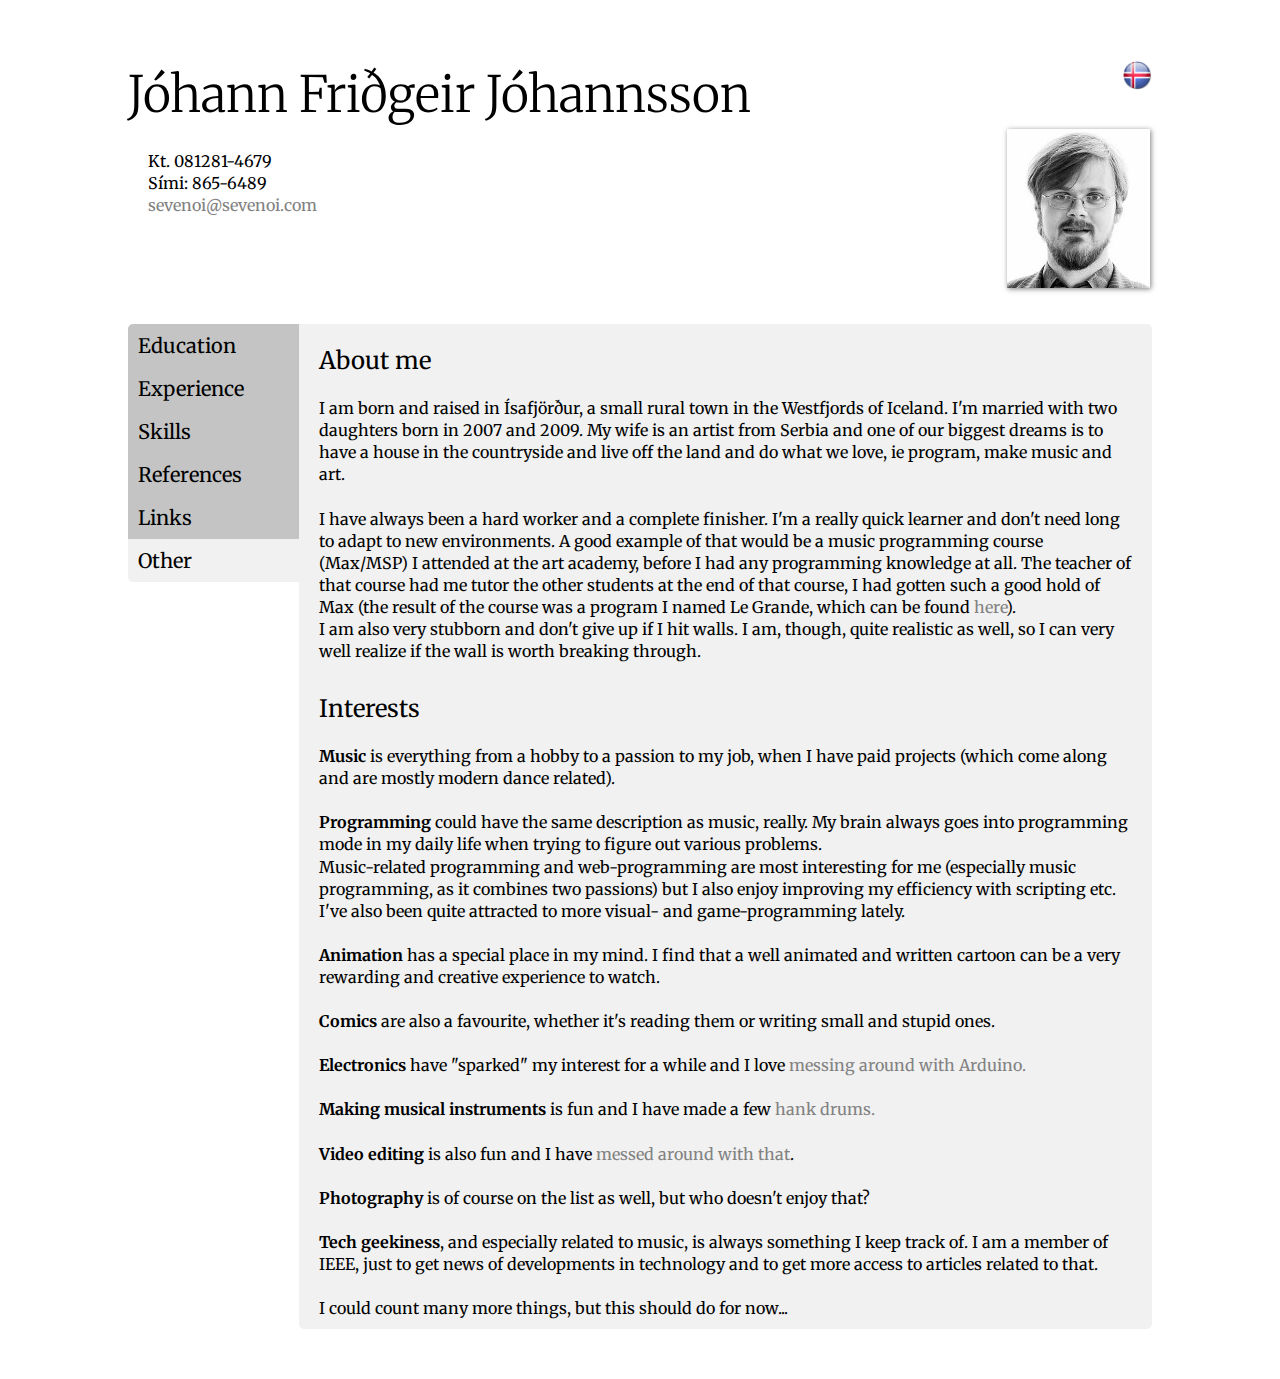
<file: en/annad.html>
<!doctype html>
<html>
<head>
  <meta charset="utf-8">
  <meta name="viewport" content="initial-scale=1.0">
  <title>Jóhann Fr. - Other</title>
  <link href="http://fonts.googleapis.com/css?family=Merriweather:400,900,inherit,400,300" rel="stylesheet" type="text/css">
  <link rel="stylesheet" href="../css/standardize.css">
  <link rel="stylesheet" href="../css/styles.css">
</head>
<body class="clearfix">
  <h1><a href="index.html">Jóhann Friðgeir Jóhannsson</a></h1>
  <a href="../" class="lang"><img src="../images/is_flag.png"></a>
  <div class="me clearfix">
    <div class="contactinfo">
      <p>Kt. 081281-4679</p>
      <p>Sími: 865-6489</p>
      <a href="mailto:sevenoi@sevenoi.com">sevenoi@sevenoi.com</a>
    </div>
    <img class="smetti" src="../images/smetti-143x159.jpg" data-rimage data-src="../images/smetti-143x159.jpg" data-srcat2x="../images/smetti-143x159@2x.jpg">
  </div>
  <!-- Navigation buttons -->
  <div class="nav">
    <a href="menntun.html" id="menntun" class="btn">Education</a>
    <a href="reynsla.html" id="starfsreynsla" class="btn">Experience</a>
    <a href="faerni.html" id="faerni" class="btn">Skills</a>
    <a href="medmaeli.html" id="medmaeli" class="btn">References</a>
    <a href="hlekkir.html" id="hlekkir" class="btn">Links</a>
    <a href="annad.html" id="annad" class="btn active">Other</a>
  </div>
  <!-- END of Navigation -->
  <div class="content clearfix">
    <h2>About me</h2>
    <p>
      I am born and raised in Ísafjörður, a small rural town in the Westfjords of Iceland. I'm married with two daughters born in 2007 and 2009. My wife is an artist from Serbia and one of our biggest dreams is to have a house in the countryside and live off the land and do what we love, ie program, make music and art.<br>
      <br>
      I have always been a hard worker and a complete finisher. I'm a really quick learner and don't need long to adapt to new environments. A good example of that would be a music programming course (Max/MSP) I attended at the art academy, before I had any programming knowledge at all. The teacher of that course had me tutor the other students at the end of that course, I had gotten such a good hold of Max (the result of the course was a program I named Le Grande, which can be found <a href="http://www.sevenoi.com/?page_id=82">here</a>).
      <br>
      I am also very stubborn and don't give up if I hit walls. I am, though, quite realistic as well, so I can very well realize if the wall is worth breaking through.<br>
    </p>
    <h2>Interests</h2>
    <p>
      <strong>Music</strong> is everything from a hobby to a passion to my job, when I have paid projects (which come along and are mostly modern dance related).<br>
      <br>
      <strong>Programming</strong> could have the same description as music, really. My brain always goes into programming mode in my daily life when trying to figure out various problems.<br>Music-related programming and web-programming are most interesting for me (especially music programming, as it combines two passions) but I also enjoy improving my efficiency with scripting etc. I've also been quite attracted to more visual- and game-programming lately.<br>
      <br>
      <strong>Animation</strong> has a special place in my mind. I find that a well animated and written cartoon can be a very rewarding and creative experience to watch.<br>
      <br>
      <strong>Comics</strong> are also a favourite, whether it's reading them or writing small and stupid ones.<br>
      <br>
      <strong>Electronics</strong> have "sparked" my interest for a while and I love <a href="https://www.youtube.com/watch?v=MbYsPigF2bg&amp;list=UU8WdfliuaNW7_gK1VWxvxHQ">messing around with Arduino.</a><br>
      <br>
      <strong>Making musical instruments</strong> is fun and I have made a few <a href="https://vimeo.com/946959">hank drums.</a><br>
      <br>
      <strong>Video editing</strong> is also fun and I have <a href="https://vimeo.com/sevenoi/videos">messed around with that</a>.<br>
      <br>
      <strong>Photography</strong> is of course on the list as well, but who doesn't enjoy that?<br>
      <br>
      <strong>Tech geekiness</strong>, and especially related to music, is always something I keep track of. I am a member of IEEE, just to get news of developments in technology and to get more access to articles related to that.<br>
      <br>
      I could count many more things, but this should do for now...<br>
    </p>
  </div>

  <script src="http://code.jquery.com/jquery-1.11.0.min.js"></script>
  <script src="../js/rimages.js"></script>
  <script src="../js/mine.js"></script>
</body>
</html>
</file>
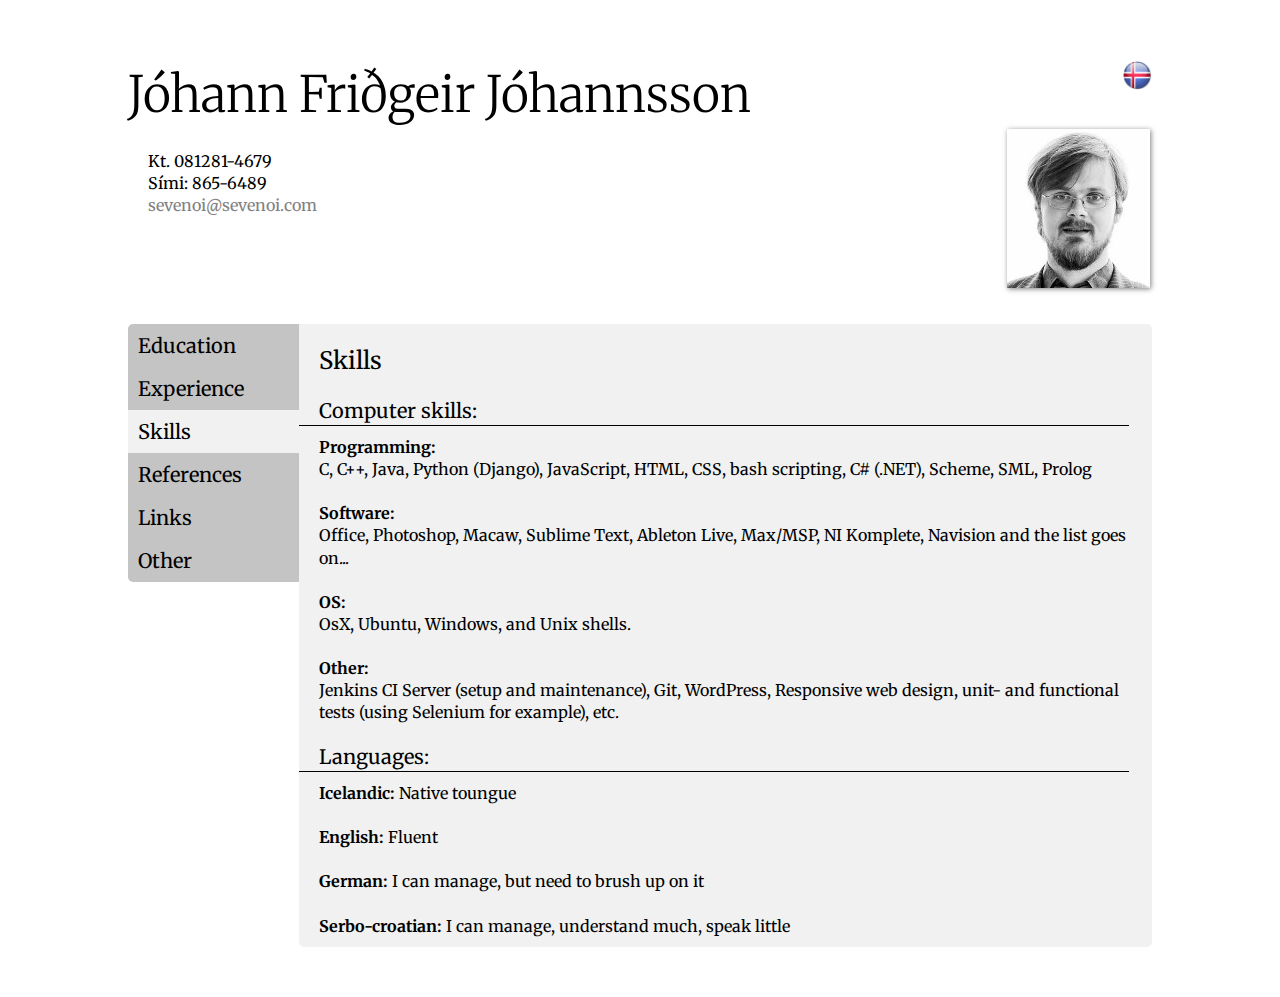
<file: en/faerni.html>
<!doctype html>
<html>
<head>
  <meta charset="utf-8">
  <meta name="viewport" content="initial-scale=1.0">
  <title>Jóhann Fr. - Skills</title>
  <link href="http://fonts.googleapis.com/css?family=Merriweather:400,900,inherit,400,300" rel="stylesheet" type="text/css">
  <link rel="stylesheet" href="../css/standardize.css">
  <link rel="stylesheet" href="../css/styles.css">
</head>
<body class="clearfix">
  <h1><a href="index.html">Jóhann Friðgeir Jóhannsson</a></h1>
  <a href="../" class="lang"><img src="../images/is_flag.png"></a>
  <div class="me clearfix">
    <div class="contactinfo">
      <p>Kt. 081281-4679</p>
      <p>Sími: 865-6489</p>
      <a href="mailto:sevenoi@sevenoi.com">sevenoi@sevenoi.com</a>
    </div>
    <img class="smetti" src="../images/smetti-143x159.jpg" data-rimage data-src="../images/smetti-143x159.jpg" data-srcat2x="../images/smetti-143x159@2x.jpg">
  </div>
  <!-- Navigation buttons -->
  <div class="nav">
    <a href="menntun.html" id="menntun" class="btn">Education</a>
    <a href="reynsla.html" id="starfsreynsla" class="btn">Experience</a>
    <a href="faerni.html" id="faerni" class="btn active">Skills</a>
    <a href="medmaeli.html" id="medmaeli" class="btn">References</a>
    <a href="hlekkir.html" id="hlekkir" class="btn">Links</a>
    <a href="annad.html" id="annad" class="btn">Other</a>
  </div>
  <!-- END of Navigation -->
  <div class="content clearfix">
    <h2>Skills</h2>
    <h3>Computer skills:</h3>
    <p>
      <strong>Programming:</strong><br>
      C, C++, Java, Python (Django), JavaScript, HTML, CSS, bash scripting, C# (.NET), Scheme, SML, Prolog<br><br>
      <strong>Software:</strong><br>Office, Photoshop, Macaw, Sublime Text, Ableton Live, Max/MSP, NI Komplete, Navision and the list goes on...<br><br>
      <strong>OS:</strong><br>OsX, Ubuntu, Windows, and Unix shells.<br><br>
      <strong>Other:</strong><br>Jenkins CI Server (setup and maintenance), Git, WordPress, Responsive web design, unit- and functional tests (using Selenium for example), etc.
    </p>
    <h3>Languages:</h3>
    <p>
      <strong>Icelandic:</strong> Native toungue<br><br>
      <strong>English:</strong> Fluent<br><br>
      <strong>German:</strong> I can manage, but need to brush up on it<br><br>
      <strong>Serbo-croatian:</strong> I can manage, understand much, speak little</p>
  </div>

  <script src="http://code.jquery.com/jquery-1.11.0.min.js"></script>
  <script src="../js/rimages.js"></script>
  <script src="../js/mine.js"></script>
</body>
</html>
</file>
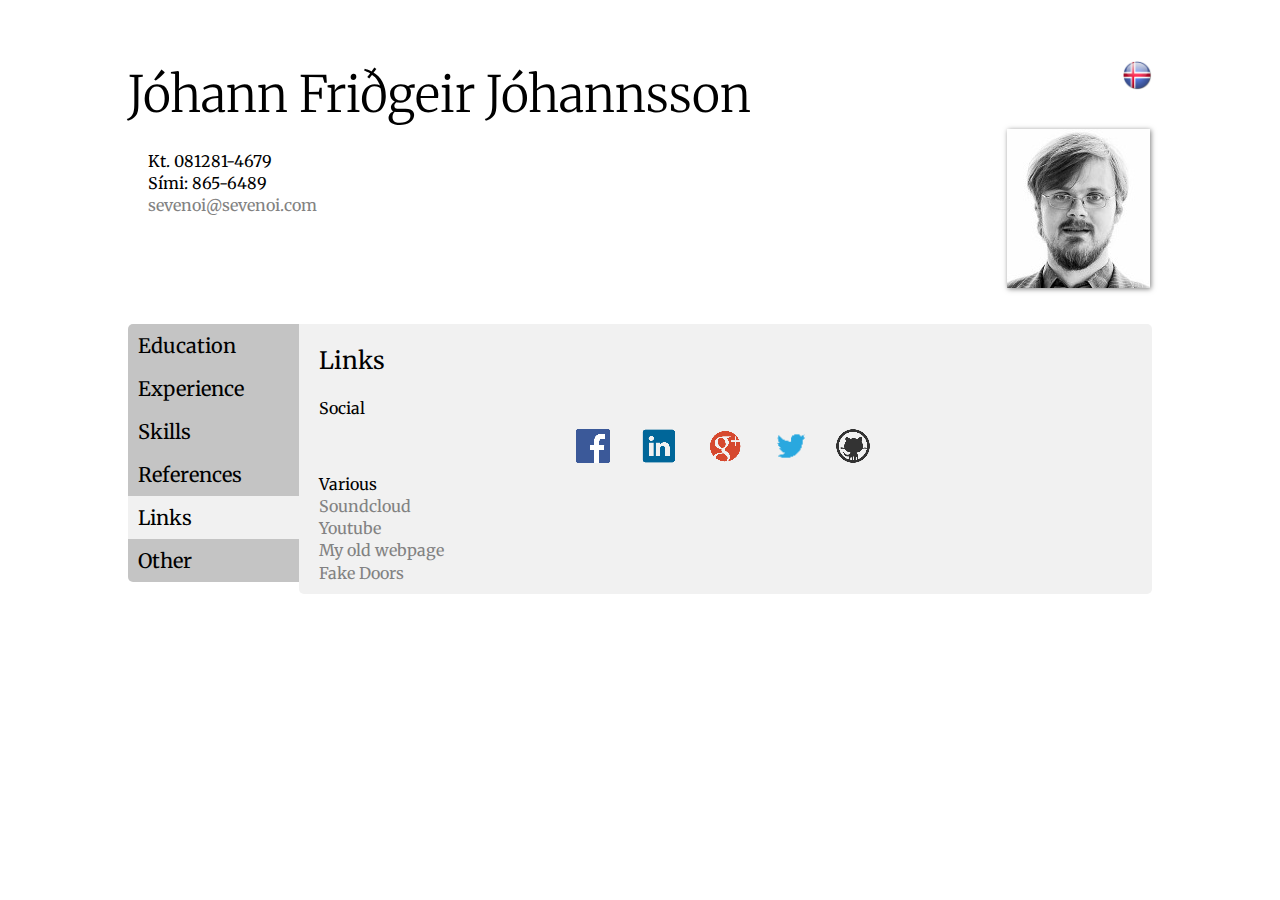
<file: en/hlekkir.html>
<!doctype html>
<html>
<head>
  <meta charset="utf-8">
  <meta name="viewport" content="initial-scale=1.0">
  <title>Jóhann Fr. - Links</title>
  <link href="http://fonts.googleapis.com/css?family=Merriweather:400,900,inherit,400,300" rel="stylesheet" type="text/css">
  <link rel="stylesheet" href="../css/standardize.css">
  <link rel="stylesheet" href="../css/styles.css">
</head>
<body class="clearfix">
  <h1><a href="index.html">Jóhann Friðgeir Jóhannsson</a></h1>
  <a href="../" class="lang"><img src="../images/is_flag.png"></a>
  <div class="me clearfix">
    <div class="contactinfo">
      <p>Kt. 081281-4679</p>
      <p>Sími: 865-6489</p>
      <a href="mailto:sevenoi@sevenoi.com">sevenoi@sevenoi.com</a>
    </div>
    <img class="smetti" src="../images/smetti-143x159.jpg" data-rimage data-src="../images/smetti-143x159.jpg" data-srcat2x="../images/smetti-143x159@2x.jpg">
  </div>
  <!-- Navigation buttons -->
  <div class="nav">
    <a href="menntun.html" id="menntun" class="btn">Education</a>
    <a href="reynsla.html" id="starfsreynsla" class="btn">Experience</a>
    <a href="faerni.html" id="faerni" class="btn">Skills</a>
    <a href="medmaeli.html" id="medmaeli" class="btn">References</a>
    <a href="hlekkir.html" id="hlekkir" class="btn active">Links</a>
    <a href="annad.html" id="annad" class="btn">Other</a>
  </div>
  <!-- END of Navigation -->
  <div class="content clearfix">
    <h2>Links</h2>
    <p>Social</p>
    <div class="social clearfix">
      <img class="fb_icon" src="../images/fb_icon_325x325-34x34.png" data-rimage data-src="../images/fb_icon_325x325-34x34.png" data-srcat2x="../images/fb_icon_325x325-34x34@2x.png">
      <a href="http://www.facebook.com/joifr" class="fb_link"></a>
      
      <img class="linkedin_icon" src="../images/linkedin_icon_600x600-34x34.png" data-rimage data-src="../images/linkedin_icon_600x600-34x34.png" data-srcat2x="../images/linkedin_icon_600x600-34x34@2x.png">
      <a href="https://www.linkedin.com/profile/view?id=41210046" class="linkedin_link"></a>
      
      <img class="gplus_icon" src="../images/googleplus_icon_256x256-34x34.png" data-rimage data-src="../images/googleplus_icon_256x256-34x34.png" data-srcat2x="../images/googleplus_icon_256x256-34x34@2x.png">
      <a href="https://plus.google.com/+J%C3%B3hannFrJ%C3%B3hannsson" class="gplus_link"></a>
      
      <img class="twitter_icon" src="../images/twitter_icon_518x518-32x32.png" data-rimage data-src="../images/twitter_icon_518x518-32x32.png" data-srcat2x="../images/twitter_icon_518x518-32x32@2x.png">
      <a href="https://twitter.com/7oi" class="twitter_link"></a>
      
      <img class="github_icon" src="../images/github_icon_256x256-34x34.png" data-rimage data-src="../images/github_icon_256x256-34x34.png" data-srcat2x="../images/github_icon_256x256-34x34@2x.png">
      <a href="https://github.com/7oi" class="github_link"></a>
    </div>
    <p>Various
      <br>
      <a href="http://soundcloud.com/7oi">Soundcloud</a><br>
      <a href="https://www.youtube.com/user/dextroc/videos">Youtube</a><br>
      <a href="http://www.sevenoi.com">My old webpage</a><br>
      <a href="http://www.fakedoors.com/" class="trigger">Fake Doors <span class="hover_msg">Won't open</span></a>
    </p>
  </div>

  <script src="http://code.jquery.com/jquery-1.11.0.min.js"></script>
  <script src="../js/rimages.js"></script>
  <script src="../js/mine.js"></script>
</body>
</html>
</file>
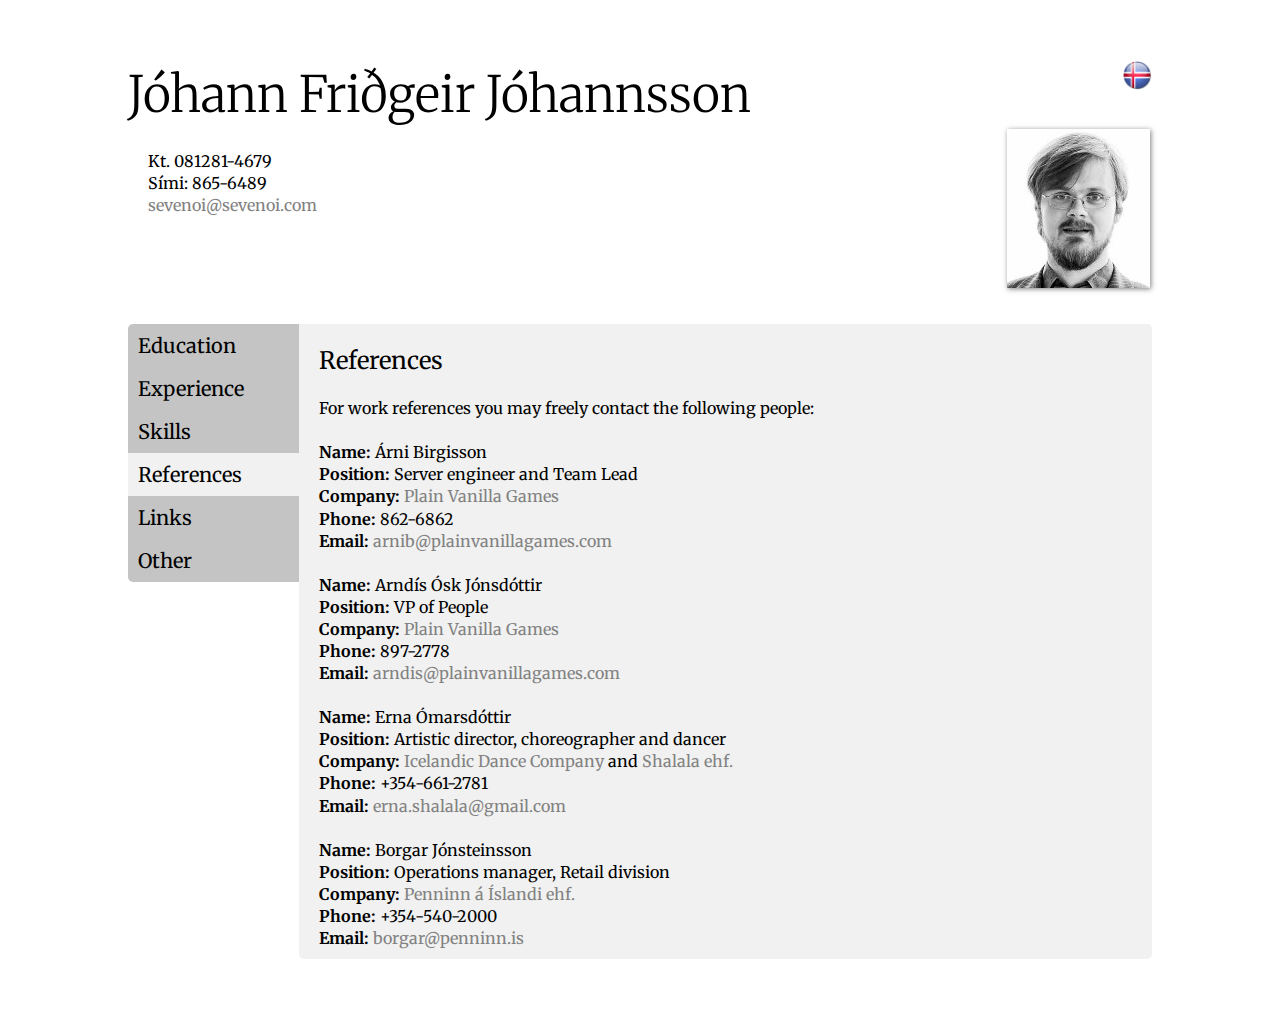
<file: en/medmaeli.html>
<!doctype html>
<html>
<head>
  <meta charset="utf-8">
  <meta name="viewport" content="initial-scale=1.0">
  <title>Jóhann Fr. - References</title>
  <link href="http://fonts.googleapis.com/css?family=Merriweather:400,900,inherit,400,300" rel="stylesheet" type="text/css">
  <link rel="stylesheet" href="../css/standardize.css">
  <link rel="stylesheet" href="../css/styles.css">
</head>
<body class="clearfix">
  <h1><a href="index.html">Jóhann Friðgeir Jóhannsson</a></h1>
  <a href="../" class="lang"><img src="../images/is_flag.png"></a>
  <div class="me clearfix">
    <div class="contactinfo">
      <p>Kt. 081281-4679</p>
      <p>Sími: 865-6489</p>
      <a href="mailto:sevenoi@sevenoi.com">sevenoi@sevenoi.com</a>
    </div>
    <img class="smetti" src="../images/smetti-143x159.jpg" data-rimage data-src="../images/smetti-143x159.jpg" data-srcat2x="../images/smetti-143x159@2x.jpg">
  </div>
  <!-- Navigation buttons -->
  <div class="nav">
    <a href="menntun.html" id="menntun" class="btn">Education</a>
    <a href="reynsla.html" id="starfsreynsla" class="btn">Experience</a>
    <a href="faerni.html" id="faerni" class="btn">Skills</a>
    <a href="medmaeli.html" id="medmaeli" class="btn active">References</a>
    <a href="hlekkir.html" id="hlekkir" class="btn">Links</a>
    <a href="annad.html" id="annad" class="btn">Other</a>
  </div>
  <!-- END of Navigation -->
  <div class="content clearfix">
    <h2>References</h2>
    <p>
      For work references you may freely contact the following people:<br>
      <br>
      <strong>Name:</strong> Árni Birgisson<br>
      <strong>Position:</strong> Server engineer and Team Lead<br>
      <strong>Company:</strong> <a href="http://www.quizup.com">Plain Vanilla Games</a><br>
      <strong>Phone:</strong> 862-6862<br>
      <strong>Email:</strong> <a href="mailto:arnib@plainvanillagames.com">arnib@plainvanillagames.com</a><br>
      <br>
      <strong>Name:</strong> Arndís Ósk Jónsdóttir<br>
      <strong>Position:</strong> VP of People<br>
      <strong>Company:</strong> <a href="http://www.quizup.com">Plain Vanilla Games</a><br>
      <strong>Phone:</strong> 897-2778<br>
      <strong>Email:</strong> <a href="mailto:arndis@plainvanillagames.com">arndis@plainvanillagames.com</a><br>
      <br>
      <strong>Name:</strong> Erna Ómarsdóttir<br>
      <strong>Position:</strong> Artistic director, choreographer and dancer<br>
      <strong>Company:</strong> <a href="http://www.id.is">Icelandic Dance Company</a> and <a href="http://www.ernaomarsdottir.com/">Shalala ehf.</a><br>
      <strong>Phone:</strong> +354-661-2781<br>
      <strong>Email:</strong> <a href="mailto:erna.shalala@gmail.com">erna.shalala@gmail.com</a><br>
      <br>
      <strong>Name:</strong> Borgar Jónsteinsson<br>
      <strong>Position:</strong> Operations manager, Retail division<br>
      <strong>Company:</strong> <a href="http://www.penninn.is">Penninn á Íslandi ehf.</a><br>
      <strong>Phone:</strong> +354-540-2000<br>
      <strong>Email:</strong> <a href="mailto:borgar@penninn.is">borgar@penninn.is</a></p>
  </div>

  <script src="http://code.jquery.com/jquery-1.11.0.min.js"></script>
  <script src="../js/rimages.js"></script>
  <script src="../js/mine.js"></script>
</body>
</html>
</file>
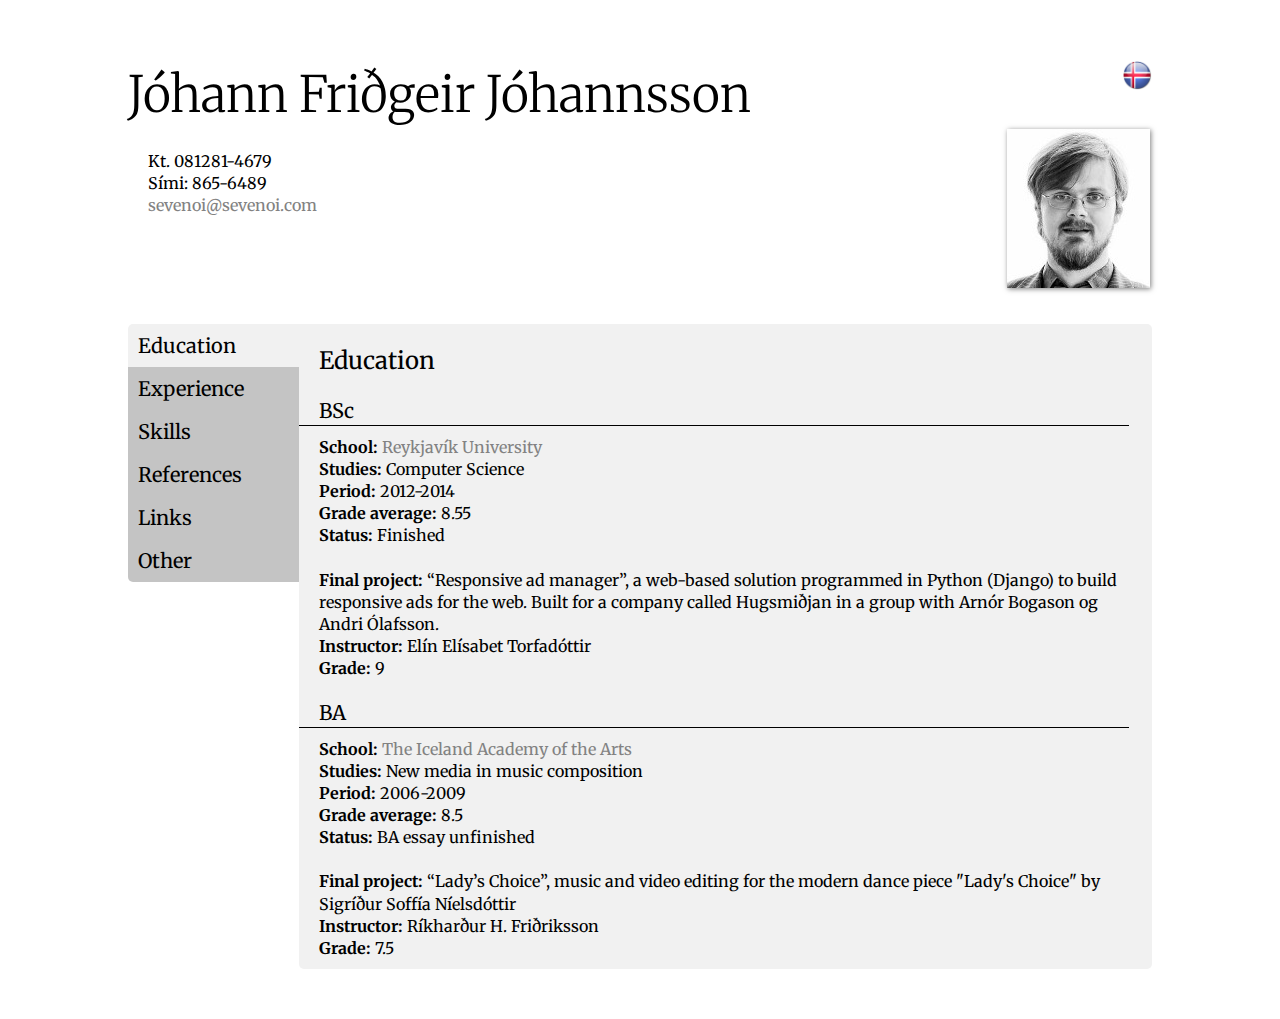
<file: en/menntun.html>
<!doctype html>
<html>
<head>
  <meta charset="utf-8">
  <meta name="viewport" content="initial-scale=1.0">
  <title>Jóhann Fr. - Education</title>
  <link href="http://fonts.googleapis.com/css?family=Merriweather:400,900,inherit,400,300" rel="stylesheet" type="text/css">
  <link rel="stylesheet" href="../css/standardize.css">
  <link rel="stylesheet" href="../css/styles.css">
</head>
<body class="clearfix">
  <h1><a href="index.html">Jóhann Friðgeir Jóhannsson</a></h1>
  <a href="../" class="lang"><img src="../images/is_flag.png"></a>
  <div class="me clearfix">
    <div class="contactinfo">
      <p>Kt. 081281-4679</p>
      <p>Sími: 865-6489</p>
      <a href="mailto:sevenoi@sevenoi.com">sevenoi@sevenoi.com</a>
    </div>
    <img class="smetti" src="../images/smetti-143x159.jpg" data-rimage data-src="../images/smetti-143x159.jpg" data-srcat2x="../images/smetti-143x159@2x.jpg">
  </div>
  <!-- Navigation buttons -->
  <div class="nav">
    <a href="menntun.html" id="menntun" class="btn active">Education</a>
    <a href="reynsla.html" id="starfsreynsla" class="btn">Experience</a>
    <a href="faerni.html" id="faerni" class="btn">Skills</a>
    <a href="medmaeli.html" id="medmaeli" class="btn">References</a>
    <a href="hlekkir.html" id="hlekkir" class="btn">Links</a>
    <a href="annad.html" id="annad" class="btn">Other</a>
  </div>
  <!-- END of Navigation -->
  <div class="content clearfix">
    <h2>Education</h2>
    <h3>BSc</h3>
    <p>
      <strong>School:</strong> <a href="http://www.ru.is">Reykjavík University</a><br>
      <strong>Studies:</strong> Computer Science<br>
      <strong>Period:</strong> 2012-2014<br>
      <strong>Grade average:</strong> 8.55<br>
      <strong>Status:</strong> Finished<br>
      <br>
      <strong>Final project:</strong> “Responsive ad manager”, a web-based solution programmed in Python (Django) to build responsive ads for the web. Built for a company called Hugsmiðjan in a group with Arnór Bogason og Andri Ólafsson.<br>
      <strong>Instructor:</strong> Elín Elísabet Torfadóttir<br>
      <strong>Grade:</strong> 9
    </p>
    <h3>BA</h3>
    <p>
      <strong>School:</strong> <a href="http://www.lhi.is">The Iceland Academy of the Arts</a><br>
      <strong>Studies:</strong> New media in music composition<br>
      <strong>Period:</strong> 2006-2009<br>
      <strong>Grade average:</strong> 8.5<br>
      <strong>Status:</strong> BA essay unfinished<br>
      <br>
      <strong>Final project:</strong> “Lady’s Choice”, music and video editing for the modern dance piece "Lady's Choice" by Sigríður Soffía Níelsdóttir<br>
      <strong>Instructor:</strong> Ríkharður H. Friðriksson<br>
      <strong>Grade:</strong> 7.5
    </p>
  </div>

  <script src="http://code.jquery.com/jquery-1.11.0.min.js"></script>
  <script src="../js/rimages.js"></script>
  <script src="../js/mine.js"></script>
</body>
</html>
</file>
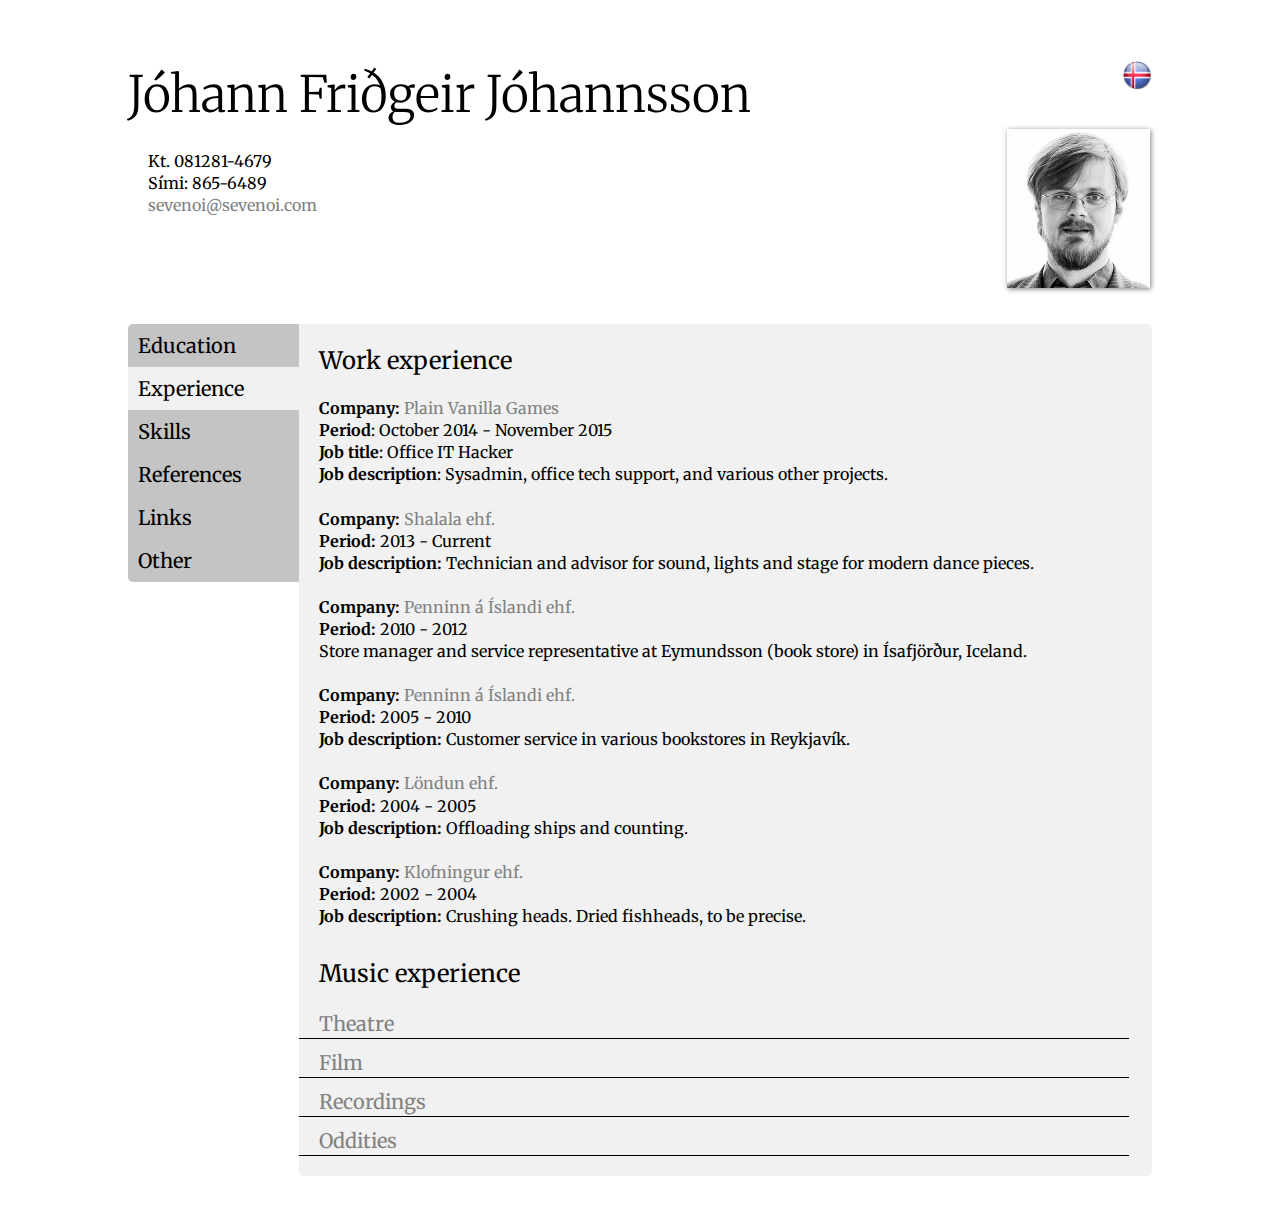
<file: en/reynsla.html>
<!doctype html>
<html>
<head>
  <meta charset="utf-8">
  <meta name="viewport" content="initial-scale=1.0">
  <title>Jóhann Fr. - Experience</title>
  <link href="http://fonts.googleapis.com/css?family=Merriweather:400,900,inherit,400,300" rel="stylesheet" type="text/css">
  <link rel="stylesheet" href="../css/standardize.css">
  <link rel="stylesheet" href="../css/styles.css">
</head>
<body class="clearfix">
  <h1><a href="index.html">Jóhann Friðgeir Jóhannsson</a></h1>
  <a href="../" class="lang"><img src="../images/is_flag.png"></a>
  <div class="me clearfix">
    <div class="contactinfo">
      <p>Kt. 081281-4679</p>
      <p>Sími: 865-6489</p>
      <a href="mailto:sevenoi@sevenoi.com">sevenoi@sevenoi.com</a>
    </div>
    <img class="smetti" src="../images/smetti-143x159.jpg" data-rimage data-src="../images/smetti-143x159.jpg" data-srcat2x="../images/smetti-143x159@2x.jpg">
  </div>
  <!-- Navigation buttons -->
  <div class="nav">
    <a href="menntun.html" id="menntun" class="btn">Education</a>
    <a href="reynsla.html" id="starfsreynsla" class="btn active">Experience</a>
    <a href="faerni.html" id="faerni" class="btn">Skills</a>
    <a href="medmaeli.html" id="medmaeli" class="btn">References</a>
    <a href="hlekkir.html" id="hlekkir" class="btn">Links</a>
    <a href="annad.html" id="annad" class="btn">Other</a>
  </div>
  <!-- END of Navigation -->
  <div class="content clearfix">
    <h2>Work experience</h2>
    <p>
      <strong>Company:</strong> <a href="http://www.quizup.com/">Plain Vanilla Games</a><br>
      <strong>Period</strong>: October 2014 - November 2015<br>
      <strong>Job title</strong>: Office IT Hacker<br>
      <strong>Job description</strong>: Sysadmin, office tech support, and various other projects.<br>
      <br>
      <strong>Company:</strong> <a href="http://www.ernaomarsdottir.com/">Shalala ehf.</a><br>
      <strong>Period:</strong> 2013 - Current<br>
      <strong>Job description:</strong> Technician and advisor for sound, lights and stage for modern dance pieces.<br>
      <br>
      <strong>Company:</strong> <a href="http://penninn.is">Penninn á Íslandi ehf.</a><br>
      <strong>Period:</strong> 2010 - 2012<br>
      <strong></strong> Store manager and service representative at Eymundsson (book store) in Ísafjörður, Iceland.<br>
      <br>
      <strong>Company:</strong> <a href="http://penninn.is">Penninn á Íslandi ehf.</a><br>
      <strong>Period:</strong> 2005 - 2010<br>
      <strong>Job description:</strong> Customer service in various bookstores in Reykjavík.<br>
      <br>
      <strong>Company:</strong> <a href="http://londun.is">Löndun ehf.</a><br>
      <strong>Period:</strong> 2004 - 2005<br>
      <strong>Job description:</strong> Offloading ships and counting.<br>
      <br>
      <strong>Company:</strong> <a href="http://en.ja.is/klofningur-fiskthurrkun/">Klofningur ehf.</a><br>
      <strong>Period:</strong> 2002 - 2004<br>
      <strong>Job description:</strong> Crushing heads. Dried fishheads, to be precise.
    </p>
    <!-- Music experience goes here below -->
    <h2>Music experience</h2>
    <h3 class="trigger">Theatre <span class="hover_msg">Click me</span></h3>
    <p class="expand">
      <strong>Project:</strong> Dr. Faustus í myrku ljósi
      <br>
      <strong>When:</strong> March, 2013
      <br>
      <strong>Where:</strong> Reykjavík, Iceland
      <br>
      <strong>Description:</strong> Music for a play, directed by Brynhildur Guðjónsdóttir for Menntaskólinn í Reykjavík. <a href="https://soundcloud.com/7oi/boyanddog">Click here </a>for a track from that show.
      <br>
      <br>
      <strong>Project:</strong> Mamma
      <br>
      <strong>When:</strong> August, 2012
      <br>
      <strong>Where:</strong> Suðureyri, Iceland
      <br>
      <strong>Description:</strong> Music for a modern dance piece by Anna Sigríður Ólafsdóttir. <a href="https://soundcloud.com/7oi/stakkat">Click here </a>for a track from it.
      <br>
      <br>
      <strong>Project:</strong> Náströnd - Skáldið á Þröm
      <br>
      <strong>When:</strong> March, 2012
      <br>
      <strong>Where:</strong> Suðureyri, Iceland
      <br>
      <strong>Description:</strong> Music for a monologue directed by Elfar Logi Hannesson. <a href="https://soundcloud.com/7oi/piano-2-tg-fa">Click here </a> or <a href="https://soundcloud.com/7oi/sof-u">here</a> for samples.
      <br>
      <br> 
      <strong>Project:</strong> <a href="http://www.id.is/syning_en/87060">White for Decay</a>
      <br>
      <strong>When:</strong> March, 2011
      <br>
      <strong>Where:</strong> Reykjavík, Iceland
      <br>
      <strong>Description:</strong> Music and music box making for a modern dance piece choreographed by Sigríður Soffía Níelsdóttir for the Icelandic Dance Company. <a href="https://www.youtube.com/watch?v=kDN0rIyOKTs">Click here </a>for a video using the music I made (the video is not related to the dance piece)
      <br>
      <br>
      <strong>Project:</strong> <a href="http://raggybjarna.wordpress.com/art-pieces/performances/kyrrja/">Kyrrja</a>
      <br>
      <strong>When:</strong> May, 2010
      <br>
      <strong>Where:</strong> Reykjavík, Iceland
      <br>
      <strong>Description:</strong> Music for a modern dance piece by Ragnheiður Bjarnarson.
      <br>
      <br>
      <strong>Project:</strong> <a href="http://siggasoffia.wordpress.com/colorblind/">Colorblind</a>
      <br>
      <strong>When:</strong> June, 2010
      <br>
      <strong>Where:</strong> Katowice, Poland
      <br>
      <strong>Description:</strong> Music for a modern dance piece choreographed by Sigríður Soffía Níelsdóttir for the Silesian Dance Theater in Poland. <a href="https://www.youtube.com/watch?v=IdxXSe9NIVE">Click here </a>for a sample accompanied by an unrelated video by me.
      <br>
      <br>
      <strong>Project:</strong> <a href="http://siggasoffia.wordpress.com/lady%C2%B4s-choice/">Lady's Choice</a>
      <br>
      <strong>When:</strong> February, 2009
      <br>
      <strong>Where:</strong> Reykjavík, Iceland
      <br>
      <strong>Description:</strong> Music for a modern dance piece choreographed by Sigríður Soffía Níelsdóttir. <a href="https://soundcloud.com/7oi/dansidans">Click here </a>for a sample of the music.
      <br>
      <br>
      <strong>Project:</strong> Kirsuberjagarðurinn
      <br>
      <strong>When:</strong> December, 2008
      <br>
      <strong>Where:</strong> Reykjavík, Iceland
      <br>
      <strong>Description:</strong> Music for the play "The Cherry Orchard", by Anton Chekov, directed by Daniel Rylander for the Iceland Academy of the Arts Student Theatre. <a href="https://soundcloud.com/7oi/cherry-orchard">Click here</a> for a sample.
      <br>
      <br>
      <strong>Project:</strong> <a href="http://www.linnealindh.com/huntmedown.html">Hunt me down</a>
      <br>
      <strong>When:</strong> June, 2008
      <br>
      <strong>Where:</strong> Copenhagen, Denmark
      <br>
      <strong>Description:</strong> Music for a modern dance piece choreographed by Linnea Lindh. The music was also used for <a href="http://www.linnealindh.com/huntv2.html"> a video based on the piece.</a>
      <br>
      <br>
      <strong>Project:</strong> Skugga Sveinn
      <br>
      <strong>When:</strong> November, 2007
      <br>
      <strong>Where:</strong> Ísafjörður, Iceland
      <br>
      <strong>Description:</strong> Music for a play
      <br>
      <br>
      <strong>Project:</strong> <a href="http://www.id.is/syning/82827">To each his own</a>
      <br>
      <strong>When:</strong> Fall, 2006
      <br>
      <strong>Where:</strong> Reykjavík, Iceland
      <br>
      <strong>Description:</strong> Music composed with Valdimar Jóhannsson for a modern dance piece choreographed by Vaðall fo the Icelandic Dance Company.
      <br>
      <br>
      <strong>Project:</strong> <a href="">Flest um fátt</a>
      <br>
      <strong>When:</strong> April, 2006
      <br>
      <strong>Where:</strong> Reykjavík, Iceland
      <br>
      <strong>Description:</strong> Music composed with Valdimar Jóhannsson for a modern dance piece choreographed by Valgerður Rúnarsdóttir and Aðalheiður Halldórsdóttir
      <br>
      <br>
      <strong>Project:</strong> Bróðir minn Ljónshjarta
      <br>
      <strong>When:</strong> July, 2004
      <br>
      <strong>Where:</strong> Suðureyri, Iceland
      <br>
      <strong>Description:</strong> Music for the play "My Brother the Lionheart", by Astrid Lindgren.
      <br>
      <br>
    </p>
    <h3 class="trigger">Film <span class="hover_msg">Click me</span></h3>
    <p class="expand">
      <strong>Project:</strong> Salt
      <br>
      <strong>When:</strong> September, 2014
      <br>
      <strong>Description:</strong> Music for a short thriller by Gláma productions
      <br><br>
      <strong>Project:</strong> <a href="https://www.reelhouse.org/stonekeyfilms/dyrafjordur">Dýrafjörður</a>
      <br>
      <strong>When:</strong> February, 2014
      <br>
      <strong>Description:</strong> Music for a full feature documentary directed by Philip Carrel
      <br><br>
      <strong>Project:</strong> <a href="https://www.youtube.com/watch?v=qkZFT7atWu8">Requiem</a>
      <br>
      <strong>When:</strong> August, 2013
      <br>
      <strong>Description:</strong> Music for a short modern dance video by Sigríður Soffía Níelsdóttir and Marínó Thorlacius
      <br><br>
      <strong>Project:</strong> Kuml
      <br>
      <strong>When:</strong> May, 2013
      <br>
      <strong>Description:</strong> Music for a short thriller by Gláma productions
      <br><br>
      <strong>Project:</strong> <a href="http://www.linnealindh.com/folded.html">Folded</a>
      <br>
      <strong>When:</strong> November, 2011
      <br>
      <strong>Description:</strong> Music for a modern dance video choreographed by Linnea Lindh for an exhibition in Gallery Detroit, Stockholm.
      <br><br>
      <strong>Project:</strong> Lady's Choice
      <br>
      <strong>When:</strong> May, 2009
      <br>
      <strong>Where:</strong> Reykjavík, Iceland
      <br>
      <strong>Description:</strong> Music and video editing for the modern dance piece "Lady's Choice" choreographed by Sigríður Soffía Níelsdóttir.
      <br>
      <br>
      <strong>Project:</strong> Krossgötur
      <br>
      <strong>When:</strong> May, 2008
      <br>
      <strong>Where:</strong> Reykjavík, Iceland
      <br>
      <strong>Description:</strong> Music for a film directed by Ragnar Bragason for th Iceland Academy of the Arts Student theatre
      <br>
      <br>
      <strong>Project:</strong> <a href="http://siggasoffia.wordpress.com/uniform-sierradanceshortfilm/">Uniform Sierra</a>
      <br>
      <strong>When:</strong> May, 2008
      <br>
      <strong>Where:</strong> Reykjavík, Iceland
      <br>
      <strong>Description:</strong> Music for a modern dance video by Sigríður Soffía Níelsdóttir.
      <br>
      <br>
      <strong>Project:</strong> Irresistible fetus
      <br>
      <strong>When:</strong> May, 2008
      <br>
      <strong>Where:</strong> Reykjavík, Iceland
      <br>
      <strong>Description:</strong> Music for a modern dance video by Ragnheiður Bjarnason
      <br>
      <br>
      <strong>Project:</strong> Óshlíð
      <br>
      <strong>When:</strong> March, 2008
      <br>
      <strong>Where:</strong> Reykjavík, Iceland
      <br>
      <strong>Description:</strong> Music for a short documentary
      <br>
      <br>
    </p>
    <h3 class="trigger">Recordings <span class="hover_msg">Click me</span></h3>
    <p class="expand">
      <strong>Project:</strong> <a href="https://soundcloud.com/7oi/sets/stories-of-meanwhile">Stories of Meanwhile</a>
      <br>
      <strong>When:</strong> 2010
      <br>
      <strong>Where:</strong> Ísafjörður, Iceland
      <br>
      <strong>Description:</strong> An album made as the artist <a href="https://soundcloud.com/7oi/">7oi</a>
      <br>
      <br>
      <strong>Project:</strong> <a href="http://falkworld.bandcamp.com/album/falk03-itemhlj-veinan">Itemhljóð og Veinan</a>
      <br>
      <strong>When:</strong> 2009
      <br>
      <strong>Where:</strong> Reykjavík, Iceland
      <br>
      <strong>Description:</strong> Recording and mixing of an album by AMFJ, released on cassette and digitally.
      <br>
      <br>
      <strong>Project:</strong> <a href="http://www.sevenoi.com/?page_id=9">Don't Push The Rocks In My Face</a>
      <br>
      <strong>When:</strong> 2009
      <br>
      <strong>Where:</strong> Reykjavík, Iceland
      <br>
      <strong>Description:</strong> An album made as the artist <a href="https://soundcloud.com/7oi/">7oi</a>
      <br>
      <br>
      <strong>Project:</strong> <a href="http://www.sevenoi.com/?page_id=9">Lost Under A Pile</a>
      <br>
      <strong>When:</strong> 2007
      <br>
      <strong>Where:</strong> Ísafjörður, Iceland
      <br>
      <strong>Description:</strong> An album made as the artist <a href="https://soundcloud.com/7oi/">7oi</a>
      <br>
      <br>
      <strong>Project:</strong> <a href="http://www.sevenoi.com/?page_id=9">Þið eruð ekki að taka mig nógu bókstaflega</a>
      <br>
      <strong>When:</strong> 2003
      <br>
      <strong>Where:</strong> Reykjavík, Iceland
      <br>
      <strong>Description:</strong> An album made as the artist <a href="https://soundcloud.com/7oi/">7oi</a>
      <br>
      <br>
      <strong>Project:</strong> <a href="http://www.sevenoi.com/?page_id=9">Allt virðist svo smátt séð héðan frá</a>
      <br>
      <strong>When:</strong> 2002
      <br>
      <strong>Where:</strong> Ísafjörður, Iceland
      <br>
      <strong>Description:</strong> An album made as the artist <a href="https://soundcloud.com/7oi/">7oi</a>
      <br>
      <br>
      <strong>Project:</strong> <a href="http://www.sevenoi.com/?page_id=9">Síngur</a>
      <br>
      <strong>When:</strong> 2001
      <br>
      <strong>Where:</strong> Ísafjörður, Iceland
      <br>
      <strong>Description:</strong> An album made as the artist <a href="https://soundcloud.com/7oi/">7oi</a>
      <br>
      <br>
      <strong>Project:</strong> <a href="http://www.sevenoi.com/?page_id=9">0</a>
      <br>
      <strong>When:</strong> 2000
      <br>
      <strong>Where:</strong> Ísafjörður, Iceland
      <br>
      <strong>Description:</strong> An album made as the artist <a href="https://soundcloud.com/7oi/">7oi</a>
      <br>
      <br>
    </p>
    <h3 class="trigger">Oddities <span class="hover_msg">Click me</span></h3>
      <p class="expand">
        <strong>Project:</strong> <a href="http://icelandreview.com/news/2008/12/05/soup-stock-tokyo-offers-icelandic-lobster-soup">Soup Stock Tokyo</a>
        <br>
        <strong>When:</strong> November, 2008
        <br>
        <strong>Where:</strong> Japan
        <br>
        <strong>Description:</strong> <a href="https://soundcloud.com/7oi/set-for-soup-stock-tokyo">A set</a> of my music put together to be played in around 50 Soup Stock Tokyo restaurants around Japan.
        <br>
        <br>
      </p>
      <p></p>
  </div>

  <script src="http://code.jquery.com/jquery-1.11.0.min.js"></script>
  <script src="../js/rimages.js"></script>
  <script src="../js/mine.js"></script>
</body>
</html>
</file>
<file: css/styles.css>
/* ---------- Basics ---------- */

body {
  background-color: rgb(255, 255, 255);
  font: 400 1em/1.38 Merriweather;
  color: rgb(0, 0, 0);
}

h1 {
  float: left;
  width: 70%;
  min-height: 73px;
  margin: 40px 0 0 10%;
  padding-top: 20px;
  font-size: 3.125em;
  font-weight: 300;
}

h1 a {
  color: #000000;
}

h1 a:hover {
  color: rgb(90, 90, 90);
}

h2 {
  float: left;
  width: 100%;
  min-height: 44px;
  padding-top: 20px;
  padding-bottom: 10px;
  font-size: 1.5em;
}

p span {
  border-style: none;
  font-style: inherit;
  font-size: 1.5em;
  font-weight: inherit;
  word-spacing: 1px;
  color: inherit;
}

a {
  font-style: inherit;
  color: rgb(130, 130, 130);
}

a:hover {
  color: rgb(90, 90, 90);
}

.trigger {
  cursor: pointer;
  font-style: inherit;
  color: rgb(130, 130, 130);
}

.trigger:hover {
  color: rgb(90, 90, 90);
}

.expand {
  display: none;
}

p strong {
  font-style: inherit;
  font-weight: 700;
}

.hover_msg {
  display: none;
  font-size: 0.6em;
}

.unacceptable {
  display: none;
  position: fixed;
  width: 100%;
  margin-top: 320px;
  text-align: center;
  font-size: 3em;
  background-color: yellow;
  padding: 10px;
}

.lang {
  position: absolute;
  margin-top: 60px;
  right: 10%;
  width: 30px;
  height: 30px;
}

#video {
  position: absolute;
  left: 0px;
}

#close {
  position: absolute;
  right: 10px;
  display: none;
  padding: 3px 6px 3px 6px;
  font-size: 1.6em;
  border-radius: 5px;
  cursor: pointer;
  z-index: 1000;
  background-color: rgb(241, 241, 241);
}

/* ---------- My info in the head ---------- */

.me {
  float: left;
  clear: both;
  width: 80%;
  margin-left: 10%;
  margin-bottom: 1em;
  padding-bottom: 20px;
}

.contactinfo {
  display: inline-block;
  float: left;
  margin: 21px 0 0 2%;
  font-size: 1em;
  font-weight: 400;
  line-height: 1.38;
  color: rgb(0, 0, 0);
}

.smetti {
  display: block;
  cursor: pointer;
  float: right;
  width: 143px;
  height: auto;
  margin-right: 0.20671%;
  box-shadow: 1px 1px 5px rgba(0, 0, 0, .5);
  overflow: hidden;
}

/* ---------- Navigation buttons ---------- */

.btn {
  display: block;
  position: relative;
  float: left;
  clear: both;
  width: 13.333%;
  height: 43px;
  margin-left: 10%;
  line-height: 43px;
  padding-left: 10px;
  font-size: 1.25em;
  background-color: rgb(196, 196, 196);
  color: #000000;
}

.btn:hover {
  background-color: rgb(214, 214, 214);
}

.active {
  background-color: rgb(241, 241, 241);
}

#menntun {
  border-top-left-radius: 5px;
}

#annad {
  border-bottom-left-radius: 5px;
}

/* ---------- Content part below here ---------- */

.content {
  position: relative;
  float: left;
  width: 66.6666666666%;
  min-height: 258px;
  margin-top: -215px;
  margin-bottom: 50px;
  border-top-right-radius: 5px;
  border-bottom-right-radius: 5px;
  border-bottom-left-radius: 5px;
  background-color: rgb(241, 241, 241);
}

/* -- Social div -- */

.social {
  float: none;
  clear: none;
  margin-top: 96px;
  margin-right: auto;
  margin-left: auto;
  width: 35%;
  height: 34px;
}

.social a {
  display: block;
  position: relative;
  float: left;
  width: 34px;
  height: 34px;
  margin-top: -34px;
  border-radius: 5px;
}

.social a:hover {
  background-color: rgba(120, 120, 120, 0.6);
}

.social img {
  width: 34px;
  display: block;
  position: relative;
  float: left;
  height: auto;
  overflow: hidden;
}

.social .fb_link {
  clear: both;
}
.social .linkedin_link {
  margin-left: 22.0484699999%;
}
.social .gplus_link {
  margin-left: 44.12081%;
}
.social .twitter_link {
  margin-left: 66.18718%;
}
.social .github_link {
  margin-left: 86.74346%;
}

.social .linkedin_icon {  
  margin: -34px 0 0 22.00072%;
}
.social .gplus_icon {
  margin: -34px 0 0 44.07903%;
}
.social .twitter_icon {
  margin: -34px 0 0 66.18718%;
}
.social .github_icon {
  margin: -34px 0 0 86.94043%;
}

#abovetext {
  display: none;
}

/* ---------- Other stuff ---------- */

.content p,
.content h2,
.content h3 {
  padding-right: 20px;
  padding-left: 20px;
  font-weight: 400;
}

.content h3 {
  float: left;
  clear: both;
  width: 97.3618090452%;
  min-height: 39px;
  padding-top: 10px;
  border-bottom: 1px solid rgb(0, 0, 0);
  font-size: 1.25em;
}

.content p {
  float: left;
  clear: both;
  width: 100%;
  padding-top: 10px;
  padding-bottom: 10px;
  border-top-left-radius: 5px;
  border-bottom-left-radius: 5px;
  font-size: 1em;
}

/* ========== MEDIA QUERIES ========== */

@media(max-width: 1024px) {  
  body {
    font-size: 0.875em;
  }

  .btn {
    font-size: 1em;
  }

  .social {
    width: 50%;
  }

  .content .social {
    margin-top: 96px;
  }
}

@media(max-width: 768px) {
  h1 {
    font-size: 2.286em;
  }

  h3 {
    width: 50%;
    font-size: 1em;
  }

  .btn {
    font-size: 0.90em;
    padding-left: 0px;
    text-align: center;
  }

  .btn:not(#menntun) {
    clear: none;
    margin-left: 0;
  }

  #annad {
    border-bottom-left-radius: 0;
    border-top-right-radius: 5px;
  }

  .content {
    width: 80%;
    margin-top: 0;
    margin-left: 10%;
    border-top-right-radius: 0;
  }

  .social .linkedin_link {
    margin-left: 23.28979%;
  }

  .social .gplus_link {
    margin-left: 46.59723%;
  }

  .social .twitter_link {
    margin-left: 69.90908%;
  }

  .social .github_link {
    margin-left: 91.84394%;
  }

  .social .linkedin_icon {
    margin-left: 23.28979%;
  }

  .social .gplus_icon {
    margin-left: 46.59723%;
  }

  .social .twitter_icon {
    margin-left: 69.90908%;
  }

  .social .github_icon {
    margin-left: 91.87042%;
  }

  #abovetext {
    display: inline;
  }

  #lefttext {
    display: none;
  }
}

@media(max-width: 568px) {
  body {
    font-size: 0.875em;
  }

  h1 {
    font-size: 1.714em;
  }

  h2 {
    font-size: 1.286em;
  }

  h3 {
    font-size: 1.143em;
  }

  .me .contactinfo {
    font-size: 0.857em;
  }

  .smetti {
    width: 100px;
  }

  .nav {
    margin-left: 10%;
    width: 100%;
  }

  .btn {
    margin: 0;
    position: relative;
    width: 26.667%;
    font-size: 1em;
  }

  #faerni {
    border-top-right-radius: 5px;
  }

  #annad {
    border-top-right-radius: 0px;
  }

  .social {
    width: 75%;
    margin-top: 93px;
  }

  .content p,
  .content h2,
  .content h3 {
    padding-right: 10px;
    padding-left: 10px;
  }
}

@media(max-width: 320px) {
  body {
    font-size: 0.75em;
  }

  h1 {
    font-size: 2em;
  }

  h2 {
    font-size: 1.5em;
  }

  h3 {
    font-size: 1.333em;
  }

  p {
    font-size: 12px;
  }

  p span {
    font-size: 1.333em;
  }

  .me .contactinfo {
    font-size: 1em;
  }

  .me .smetti {
    width: 86px;
  }

  .btn {
    font-size: 0.9em;
  }
  

  .content .social {
    width: 90%;
    margin-top: 90px;
  }
}
</file>
<file: css/standardize.css>
/*! normalize.css v2.1.0 | MIT License | git.io/normalize */

/* ==========================================================================
   HTML5 display definitions
   ========================================================================== */

/**
 * Correct `block` display not defined in IE 8/9.
 */

article,
aside,
details,
figcaption,
figure,
footer,
header,
hgroup,
main,
nav,
section,
summary {
    display: block;
}

/**
 * Correct `inline-block` display not defined in IE 8/9.
 */

audio,
canvas,
video {
    display: inline-block;
}

/**
 * Prevent modern browsers from displaying `audio` without controls.
 * Remove excess height in iOS 5 devices.
 */

audio:not([controls]) {
    display: none;
    height: 0;
}

/**
 * Address styling not present in IE 8/9.
 */

[hidden] {
    display: none;
}

/* ==========================================================================
   Base
   ========================================================================== */

/**
 * 1. Set default font family to sans-serif.
 * 2. Prevent iOS text size adjust after orientation change, without disabling
 *    user zoom.
 * 3. Ensure that the HTML is always 100% height. This fixed body height issues in Chrome for example.
 */

html {
    font-family: sans-serif; /* 1 */
    -webkit-text-size-adjust: 100%; /* 2 */
    -ms-text-size-adjust: 100%; /* 2 */
    min-height: 100%;
}

/**
 * Remove default margin.
 */

body {
    margin: 0;
}

/* ==========================================================================
   Links
   ========================================================================== */

/**
 * Address `outline` inconsistency between Chrome and other browsers.
 */

a:focus {
    outline: thin dotted;
}

/**
 * Improve readability when focused and also mouse hovered in all browsers.
 */

a:active,
a:hover {
    outline: 0;
}

/* ==========================================================================
   Typography
   ========================================================================== */

/**
 * Address variable `h1` font-size and margin within `section` and `article`
 * contexts in Firefox 4+, Safari 5, and Chrome.
 */

h1 {
    font-size: 2em;
    margin: 0.67em 0;
}

/**
 * Address styling not present in IE 8/9, Safari 5, and Chrome.
 */

abbr[title] {
    border-bottom: 1px dotted;
}

/**
 * Address style set to `bolder` in Firefox 4+, Safari 5, and Chrome.
 */

b,
strong {
    font-weight: bold;
}

/**
 * Address styling not present in Safari 5 and Chrome.
 */

dfn {
    font-style: italic;
}

/**
 * Address differences between Firefox and other browsers.
 */

hr {
    -moz-box-sizing: content-box;
    box-sizing: content-box;
    height: 0;
}

/**
 * Address styling not present in IE 8/9.
 */

mark {
    background: #ff0;
    color: #000;
}

/**
 * Correct font family set oddly in Safari 5 and Chrome.
 */

code,
kbd,
pre,
samp {
    font-family: monospace, serif;
    font-size: 1em;
}

/**
 * Improve readability of pre-formatted text in all browsers.
 */

pre {
    white-space: pre-wrap;
}

/**
 * Set consistent quote types.
 */

q {
    quotes: "\201C" "\201D" "\2018" "\2019";
}

/**
 * Address inconsistent and variable font size in all browsers.
 */

small {
    font-size: 80%;
}

/**
 * Prevent `sub` and `sup` affecting `line-height` in all browsers.
 */

sub,
sup {
    font-size: 75%;
    line-height: 0;
    position: relative;
    vertical-align: baseline;
}

sup {
    top: -0.5em;
}

sub {
    bottom: -0.25em;
}

/* ==========================================================================
   Embedded content
   ========================================================================== */

/**
 * Remove border when inside `a` element in IE 8/9.
 */

img {
    border: 0;
}

/**
 * Correct overflow displayed oddly in IE 9.
 */

svg:not(:root) {
    overflow: hidden;
}

/* ==========================================================================
   Figures
   ========================================================================== */

/**
 * Address margin not present in IE 8/9 and Safari 5.
 */

figure {
    margin: 0;
}

/* ==========================================================================
   Forms
   ========================================================================== */

/**
 * Define consistent border, margin, and padding.
 */
fieldset {
    margin: 0 2px;
    padding: 0.35em 0.625em 0.75em;
}

/**
 * 1. Correct `color` not being inherited in IE 8/9.
 * 2. Remove padding so people aren't caught out if they zero out fieldsets.
 */

legend {
    border: 0; /* 1 */
    padding: 0; /* 2 */
}

/**
 * 1. Correct font family not being inherited in all browsers.
 * 2. Correct font size not being inherited in all browsers.
 * 3. Address margins set differently in Firefox 4+, Safari 5, and Chrome.
 */

button,
input,
select,
textarea {
    font-family: inherit; /* 1 */
    font-size: 100%; /* 2 */
    font-weight: inherit; /* 1 */
    margin: 0; /* 3 */
    padding: 0;
}

/**
 * Remove the default button background color that browsers set
 */

button {
    background: transparent;
}

/**
 * Address Firefox 4+ setting `line-height` on `input` using `!important` in
 * the UA stylesheet.
 */

button,
input {
    line-height: normal;
}

/**
 * Address inconsistent `text-transform` inheritance for `button` and `select`.
 * All other form control elements do not inherit `text-transform` values.
 * Correct `button` style inheritance in Chrome, Safari 5+, and IE 8+.
 * Correct `select` style inheritance in Firefox 4+ and Opera.
 */

button,
select {
    text-transform: none;
}

/**
 * Make sure selects don't get the default browser styles.
 */
select {
  -webkit-appearance: none;
}


/**
 * 1. Avoid the WebKit bug in Android 4.0.* where (2) destroys native `audio`
 *    and `video` controls.
 * 2. Correct inability to style clickable `input` types in iOS.
 * 3. Improve usability and consistency of cursor style between image-type
 *    `input` and others.
 */

button,
html input[type="button"], /* 1 */
input[type="reset"],
input[type="submit"] {
    -webkit-appearance: button; /* 2 */
    cursor: pointer; /* 3 */
}

/**
 * Re-set default cursor for disabled elements.
 */

button[disabled],
html input[disabled] {
    cursor: default;
}

/**
 * 1. Address box sizing set to `content-box` in IE 8/9.
 * 2. Remove excess padding in IE 8/9.
 */

input[type="checkbox"],
input[type="radio"] {
    box-sizing: border-box; /* 1 */
    padding: 0; /* 2 */
}

/**
 * 1. Address `appearance` set to `searchfield` in Safari 5 and Chrome.
 * 2. Address `box-sizing` set to `border-box` in Safari 5 and Chrome
 *    (include `-moz` to future-proof).
 */

input[type="search"] {
    -webkit-appearance: textfield; /* 1 */
    -moz-box-sizing: content-box;
    -webkit-box-sizing: content-box; /* 2 */
    box-sizing: content-box;
}

/**
 * Remove inner padding and search cancel button in Safari 5 and Chrome
 * on OS X.
 */

input[type="search"]::-webkit-search-cancel-button,
input[type="search"]::-webkit-search-decoration {
    -webkit-appearance: none;
}

/**
 * Remove inner padding and border in Firefox 4+.
 */

button::-moz-focus-inner,
input::-moz-focus-inner {
    border: 0;
    padding: 0;
}

/**
 * 1. Remove default vertical scrollbar in IE 8/9.
 * 2. Improve readability and alignment in all browsers.
 * 3. Disable resizing by default.
 */

textarea {
    overflow: auto; /* 1 */
    vertical-align: top; /* 2 */
    resize: none; /* 3 */
}

/* ==========================================================================
   Tables
   ========================================================================== */

/**
 * Remove most spacing between table cells.
 */

table {
    border-collapse: collapse;
    border-spacing: 0;
}



html, body, div, span, applet, object, iframe,
h1, h2, h3, h4, h5, h6, p, blockquote, pre,
a, abbr, acronym, address, big, cite, code,
del, dfn, em, font, img, ins, kbd, q, s, samp,
small, strike, strong, sub, sup, tt, var,
dl, dt, dd, ol, ul, li,
fieldset, form, label, legend,
table, caption, tbody, tfoot, thead, tr, th, td {
  margin: 0;
  padding: 0;
  border: 0;
  outline: 0;
  font-weight: inherit;
  font-style: inherit;
  font-size: 100%;
  font-family: inherit;
  vertical-align: baseline;
}
/* remember to define focus styles! */
:focus {
  outline: 0;
}
body {
  line-height: 1;
  color: black;
  background: white;
}
ol, ul, li {
  list-style: none;
}
/* tables still need 'cellspacing="0"' in the markup */
table {
  border-collapse: separate;
  border-spacing: 0;
}
caption, th, td {
  text-align: left;
  font-weight: normal;
}
blockquote:before, blockquote:after,
q:before, q:after {
  content: "";
}
blockquote, q {
  quotes: "" "";
}
a,
a:hover,
a:visited {
  text-decoration: none;
}
button,
input,
fieldset,
textarea,
select {
  font-size: inherit;
  color: inherit;
  border: none;
}
img {
  width: 100%;
  height: auto;
}
.clearfix:before, .clearfix:after { content: ""; display: table; }
.clearfix:after { clear: both; }
.clearfix { *zoom: 1; }

* {
  -moz-box-sizing: border-box;
  box-sizing: border-box;
}
</file>
